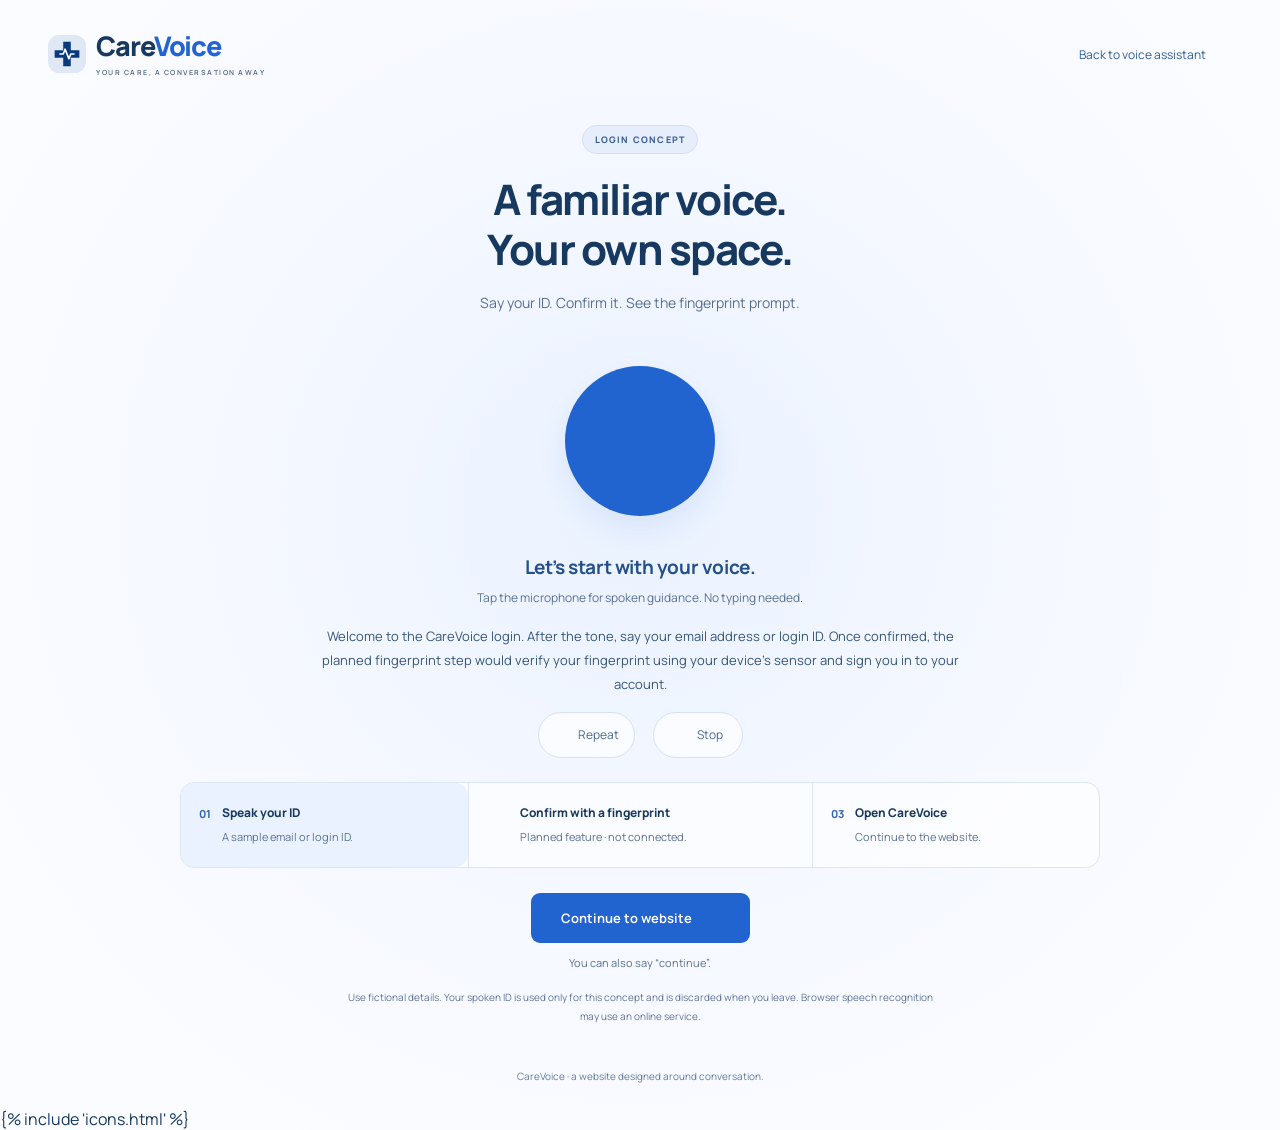
<file: templates/login.html>
<!doctype html><html lang="en"><head>
<meta charset="utf-8"><meta name="viewport" content="width=device-width, initial-scale=1">
<title>Voice login concept — CareVoice</title>
<link rel="icon" href="/static/mark.svg"><link rel="stylesheet" href="/static/styles.css"><link rel="stylesheet" href="/static/voice-home.css"><link rel="stylesheet" href="/static/login-concept.css">
<script defer src="/static/conversation.js"></script><script defer src="/static/voice-playback.js"></script><script defer src="/static/listening-cue.js"></script><script defer src="/static/login-flow.js"></script><script defer src="/static/login-concept.js"></script>
</head><body class="voice-home login-concept">
<a class="skip-link" href="#login-microphone">Go to the login microphone</a>
<header class="voice-header"><a class="brand" href="/" aria-label="CareVoice home"><img src="/static/mark.svg" alt="" width="38" height="38"><span>Care<span class="brand-accent">Voice</span><small>YOUR CARE, A CONVERSATION AWAY</small></span></a><a class="login-back" href="/">Back to voice assistant <svg aria-hidden="true"><use href="#i-arrow"/></svg></a></header>
<main class="login-main" id="login-main">
  <div class="login-heading"><span class="concept-label">LOGIN CONCEPT</span><h1>A familiar voice.<br>Your own space.</h1><p>Say your ID. Confirm it. See the fingerprint prompt.</p></div>
  <section id="login-stage" class="voice-stage login-voice-card" aria-labelledby="login-status">
    <div class="microphone-position"><div class="voice-ripples" aria-hidden="true"><span class="voice-ripple"></span><span class="voice-ripple"></span><span class="voice-ripple"></span><span class="voice-ripple"></span><span class="voice-ripple"></span></div><button id="login-microphone" type="button" class="central-microphone" aria-label="Start voice login concept. Hear guidance, then say a sample email or login ID." aria-pressed="false" aria-describedby="login-hint"><svg aria-hidden="true"><use href="#i-mic"/></svg></button></div>
    <h2 id="login-status" role="status">Let’s start with your voice.</h2><p id="login-hint">Tap the microphone for spoken guidance. No typing needed.</p>
    <p id="login-prompt" class="login-prompt" aria-live="polite">Welcome to the CareVoice login. After the tone, say your email address or login ID. Once confirmed, the planned fingerprint step would verify your fingerprint using your device’s sensor and sign you in to your account.</p>
    <div class="voice-utility"><button type="button" id="login-repeat" class="voice-small-control"><svg aria-hidden="true"><use href="#i-repeat"/></svg>Repeat</button><button type="button" id="login-stop" class="voice-small-control"><svg aria-hidden="true"><use href="#i-stop"/></svg>Stop</button></div>
  </section>
  <ol class="login-steps" aria-label="Proposed login journey">
    <li id="login-id-step" aria-current="step"><span class="login-step-number">01</span><div><h2>Speak your ID</h2><p id="login-id-copy">A sample email or login ID.</p></div></li>
    <li id="login-fingerprint-step"><span class="login-step-number"><svg aria-hidden="true"><use href="#i-fingerprint"/></svg></span><div><h2>Confirm with a fingerprint</h2><p>Planned feature · not connected.</p></div></li>
    <li><span class="login-step-number">03</span><div><h2>Open CareVoice</h2><p>Continue to the website.</p></div></li>
  </ol>
  <section id="fingerprint-concept" class="fingerprint-concept" aria-labelledby="fingerprint-title" hidden><svg aria-hidden="true"><use href="#i-fingerprint"/></svg><div><h2 id="fingerprint-title">Fingerprint verification</h2><p>Proposed verification with your device’s fingerprint sensor. Not connected yet.</p></div></section>
  <div class="guest-access"><button id="guest-continue" class="button button-primary" type="button">Continue to website <svg aria-hidden="true"><use href="#i-arrow"/></svg></button><p>You can also say “continue”.</p></div>
  <p class="login-privacy">Use fictional details. Your spoken ID is used only for this concept and is discarded when you leave. Browser speech recognition may use an online service.</p>
  <noscript><p class="login-error">Voice login needs JavaScript. <a href="/">Return to the website.</a></p></noscript>
  <p id="login-error" class="login-error" role="alert" hidden></p>
</main><footer class="login-footer">CareVoice · a website designed around conversation.</footer>
{% include 'icons.html' %}</body></html>
</file>
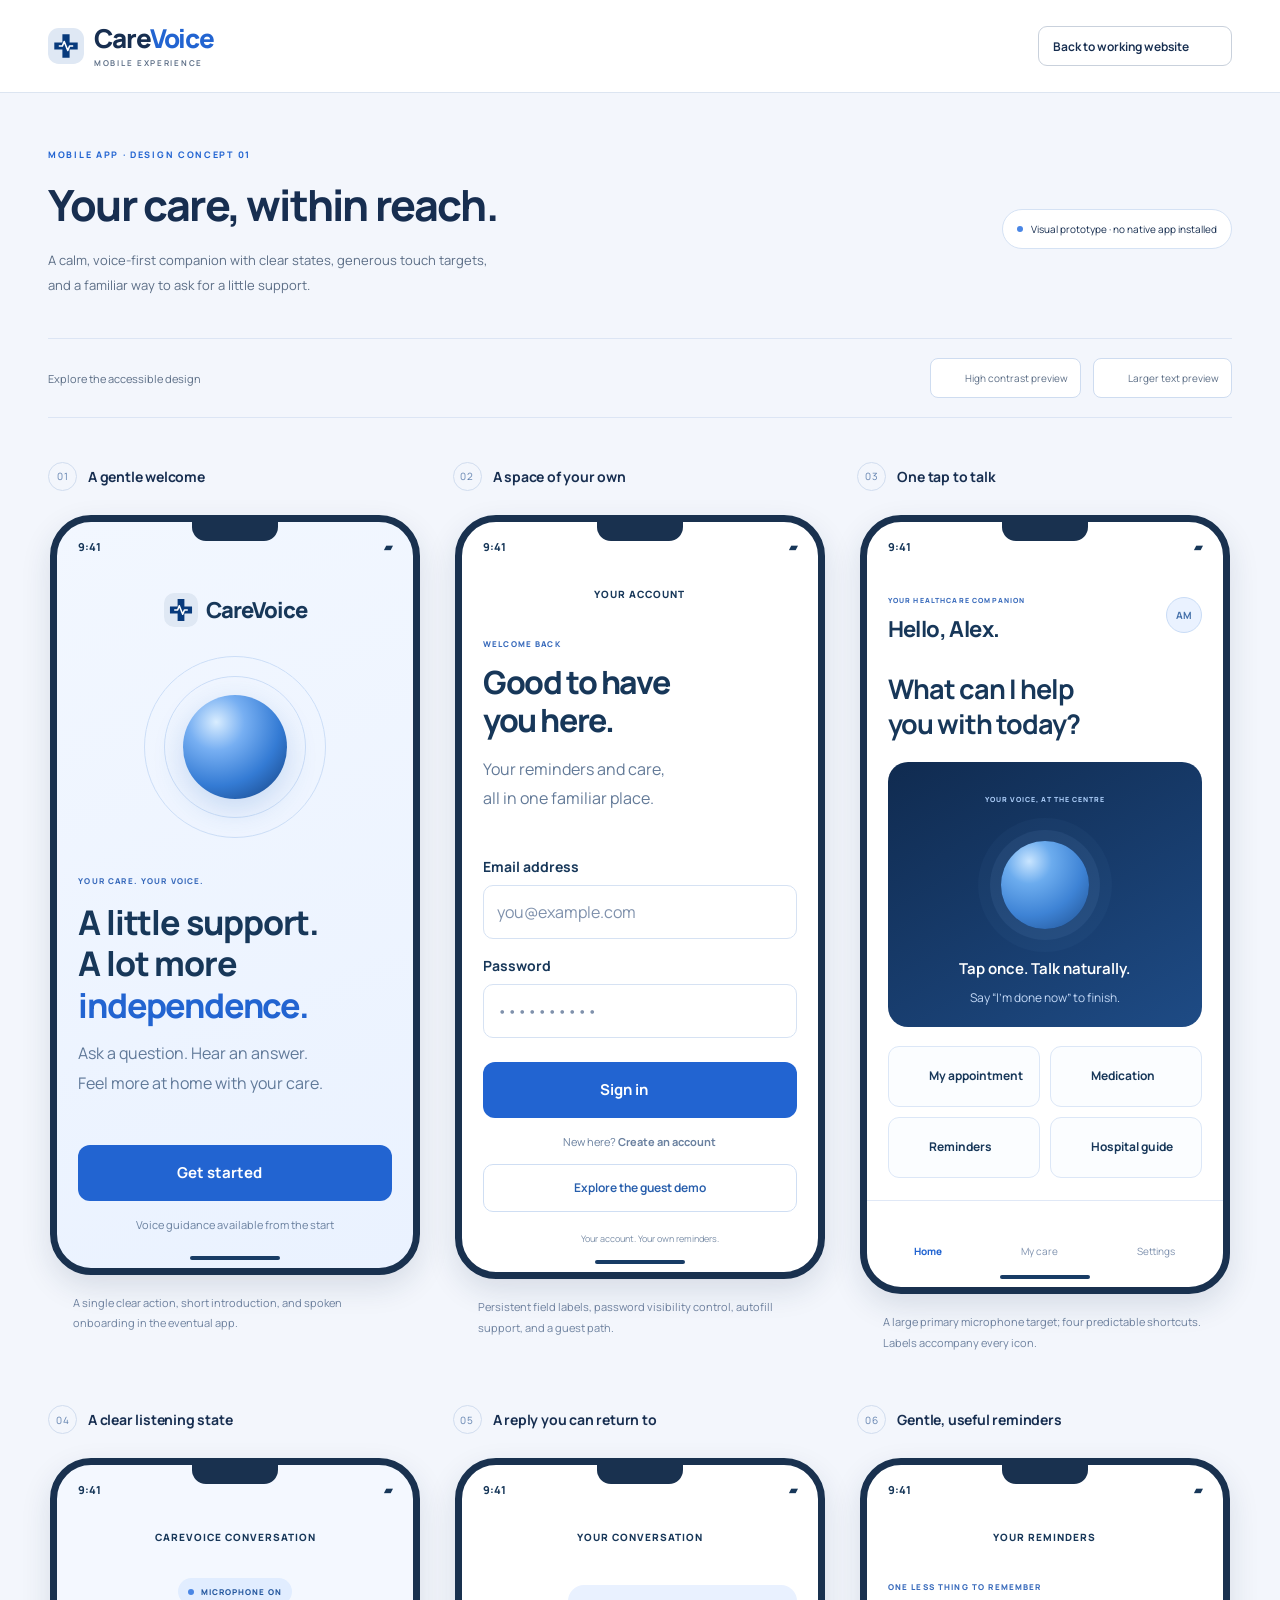
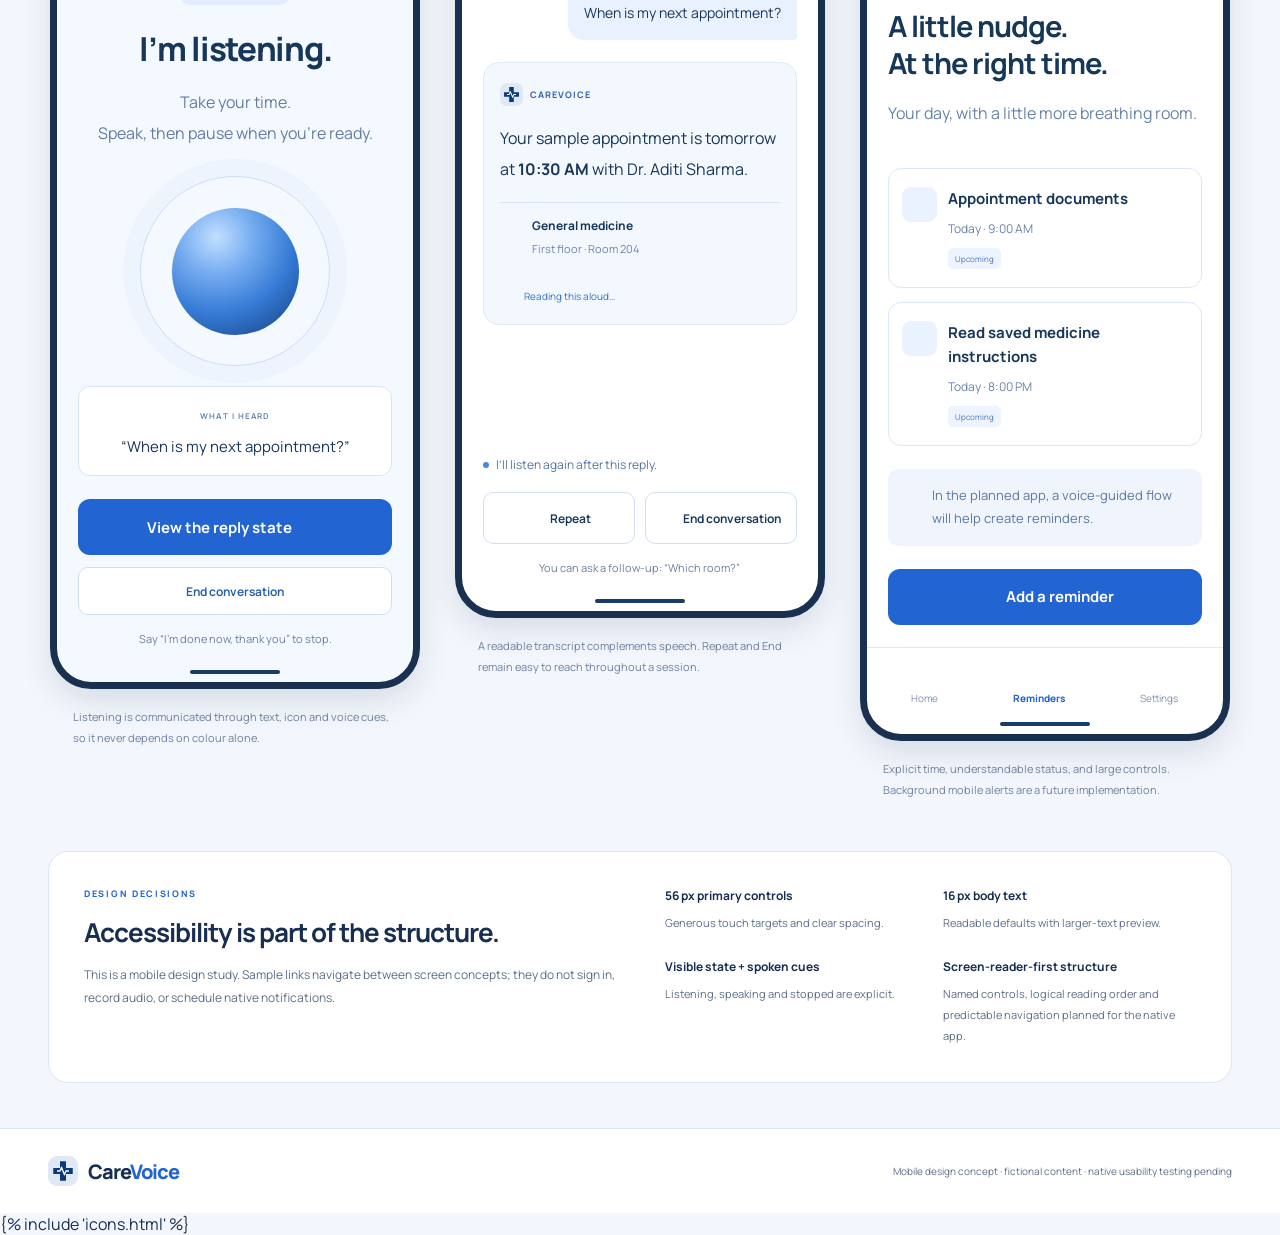
<file: templates/mobile-design.html>
<!doctype html><html lang="en"><head><meta charset="utf-8"><meta name="viewport" content="width=device-width, initial-scale=1"><title>CareVoice — Accessible mobile app design</title><link rel="icon" href="/static/mark.svg"><link rel="stylesheet" href="/static/styles.css"><link rel="stylesheet" href="/static/mobile-design.css"><script defer src="/static/mobile-design.js"></script></head><body class="design-body">
<header class="site-header"><div class="container header-inner"><a class="brand" href="/"><img src="/static/mark.svg" alt="" width="36" height="36"><span>Care<span class="brand-accent">Voice</span><small>MOBILE EXPERIENCE</small></span></a><a class="button button-outline button-small" href="/">Back to working website<svg><use href="#i-arrow"/></svg></a></div></header>
<main class="container design-main"><div class="design-intro"><div><span class="eyebrow">MOBILE APP · DESIGN CONCEPT 01</span><h1>Your care, within reach.</h1><p>A calm, voice-first companion with clear states, generous touch targets,<br>and a familiar way to ask for a little support.</p></div><span class="concept-label"><span class="status-dot"></span>Visual prototype · no native app installed</span></div>
<div class="design-toolbar"><span>Explore the accessible design</span><div><button id="design-contrast" aria-pressed="false"><svg><use href="#i-contrast"/></svg>High contrast preview</button><button id="design-size" aria-pressed="false"><svg><use href="#i-sliders"/></svg>Larger text preview</button></div></div>
<div class="phone-grid">
<section class="screen-concept"><div class="screen-caption"><span>01</span><h2>A gentle welcome</h2></div><article class="phone phone-welcome" aria-label="Mobile welcome screen design"><div class="phone-status"><span>9:41</span><span aria-label="Battery full">▰</span></div><div class="mobile-brand"><img src="/static/mark.svg" alt="" width="34" height="34">CareVoice</div><div class="mobile-orbit" aria-hidden="true"><span class="mobile-orb"><svg><use href="#i-mic"/></svg></span></div><div class="welcome-phone-copy"><span class="mobile-eyebrow">YOUR CARE. YOUR VOICE.</span><h3>A little support.<br>A lot more<br><em>independence.</em></h3><p>Ask a question. Hear an answer.<br>Feel more at home with your care.</p></div><a class="mobile-primary" href="#screen-home">Get started<svg><use href="#i-arrow"/></svg></a><p class="mobile-note">Voice guidance available from the start</p><div class="home-indicator"></div></article><p class="screen-note">A single clear action, short introduction, and spoken onboarding in the eventual app.</p></section>
<section class="screen-concept"><div class="screen-caption"><span>02</span><h2>A space of your own</h2></div><article class="phone" aria-label="Mobile sign-in screen design"><div class="phone-status"><span>9:41</span><span>▰</span></div><div class="mobile-topline"><svg><use href="#i-arrow"/></svg><span>YOUR ACCOUNT</span><svg><use href="#i-volume"/></svg></div><div class="mobile-login-copy"><span class="mobile-eyebrow">WELCOME BACK</span><h3>Good to have<br>you here.</h3><p>Your reminders and care,<br>all in one familiar place.</p></div><div class="mobile-form-preview"><span class="mock-label">Email address</span><div class="mock-input">you@example.com</div><span class="mock-label">Password</span><div class="mock-input">••••••••••<svg><use href="#i-eye"/></svg></div><a href="#screen-home" class="mobile-primary">Sign in<svg><use href="#i-arrow"/></svg></a><p class="mobile-note">New here? <strong>Create an account</strong></p><a href="#screen-home" class="mobile-secondary">Explore the guest demo</a></div><div class="phone-bottom-note"><svg><use href="#i-shield"/></svg>Your account. Your own reminders.</div><div class="home-indicator"></div></article><p class="screen-note">Persistent field labels, password visibility control, autofill support, and a guest path.</p></section>
<section class="screen-concept" id="screen-home"><div class="screen-caption"><span>03</span><h2>One tap to talk</h2></div><article class="phone" aria-label="Mobile home screen design"><div class="phone-status"><span>9:41</span><span>▰</span></div><div class="mobile-home-header"><div><span class="mobile-eyebrow">YOUR HEALTHCARE COMPANION</span><strong>Hello, Alex.</strong></div><span class="mobile-avatar">AM</span></div><h3 class="mobile-home-title">What can I help<br>you with today?</h3><div class="mobile-voice-card"><span class="mobile-eyebrow">YOUR VOICE, AT THE CENTRE</span><a class="mobile-mic" href="#screen-listening" aria-label="View listening screen design"><svg><use href="#i-mic"/></svg></a><strong>Tap once. Talk naturally.</strong><p>Say “I’m done now” to finish.</p></div><div class="mobile-service-grid"><div><svg><use href="#i-calendar"/></svg><strong>My appointment</strong></div><div><svg><use href="#i-pill"/></svg><strong>Medication</strong></div><a href="#screen-reminders"><svg><use href="#i-bell"/></svg><strong>Reminders</strong></a><div><svg><use href="#i-building"/></svg><strong>Hospital guide</strong></div></div><div class="mobile-bottom-nav"><span class="selected"><svg><use href="#i-heart"/></svg>Home</span><span><svg><use href="#i-message"/></svg>My care</span><span><svg><use href="#i-sliders"/></svg>Settings</span></div><div class="home-indicator"></div></article><p class="screen-note">A large primary microphone target; four predictable shortcuts. Labels accompany every icon.</p></section>
<section class="screen-concept" id="screen-listening"><div class="screen-caption"><span>04</span><h2>A clear listening state</h2></div><article class="phone phone-listening" aria-label="Mobile listening screen design"><div class="phone-status"><span>9:41</span><span>▰</span></div><div class="mobile-topline"><svg><use href="#i-arrow"/></svg><span>CAREVOICE CONVERSATION</span><svg><use href="#i-volume"/></svg></div><div class="mobile-listening-heading"><span class="listening-pill"><span class="status-dot"></span>MICROPHONE ON</span><h3>I’m listening.</h3><p>Take your time.<br>Speak, then pause when you’re ready.</p></div><div class="listening-orb" aria-hidden="true"><div></div><span><svg><use href="#i-mic"/></svg></span></div><div class="mobile-heard"><span>WHAT I HEARD</span><p>“When is my next appointment?”</p></div><a href="#screen-reply" class="mobile-primary">View the reply state<svg><use href="#i-arrow"/></svg></a><a href="#screen-home" class="mobile-secondary">End conversation</a><p class="mobile-note">Say “I’m done now, thank you” to stop.</p><div class="home-indicator"></div></article><p class="screen-note">Listening is communicated through text, icon and voice cues, so it never depends on colour alone.</p></section>
<section class="screen-concept" id="screen-reply"><div class="screen-caption"><span>05</span><h2>A reply you can return to</h2></div><article class="phone" aria-label="Mobile conversation screen design"><div class="phone-status"><span>9:41</span><span>▰</span></div><div class="mobile-topline"><svg><use href="#i-arrow"/></svg><span>YOUR CONVERSATION</span><svg><use href="#i-volume"/></svg></div><div class="mobile-conversation"><p class="mock-user-message">When is my next appointment?</p><div class="mock-assistant-message"><span><img src="/static/mark.svg" alt="" width="23" height="23">CAREVOICE</span><p>Your sample appointment is tomorrow at <strong>10:30 AM</strong> with Dr. Aditi Sharma.</p><div class="mobile-appointment"><svg><use href="#i-calendar"/></svg><div><strong>General medicine</strong><small>First floor · Room 204</small></div></div><div class="mobile-speaking"><svg><use href="#i-volume"/></svg>Reading this aloud…</div></div></div><div class="mobile-turn-note"><span class="status-dot"></span>I’ll listen again after this reply.</div><div class="mobile-reply-actions"><a href="#screen-listening"><svg><use href="#i-repeat"/></svg>Repeat</a><a href="#screen-home"><svg><use href="#i-stop"/></svg>End conversation</a></div><p class="mobile-note">You can ask a follow-up: “Which room?”</p><div class="home-indicator"></div></article><p class="screen-note">A readable transcript complements speech. Repeat and End remain easy to reach throughout a session.</p></section>
<section class="screen-concept" id="screen-reminders"><div class="screen-caption"><span>06</span><h2>Gentle, useful reminders</h2></div><article class="phone" aria-label="Mobile reminders screen design"><div class="phone-status"><span>9:41</span><span>▰</span></div><div class="mobile-topline"><svg><use href="#i-arrow"/></svg><span>YOUR REMINDERS</span><svg><use href="#i-bell"/></svg></div><div class="mobile-reminders-title"><span class="mobile-eyebrow">ONE LESS THING TO REMEMBER</span><h3>A little nudge.<br>At the right time.</h3><p>Your day, with a little more breathing room.</p></div><div class="mobile-reminder-list"><div><span class="mobile-reminder-icon"><svg><use href="#i-clipboard"/></svg></span><div><strong>Appointment documents</strong><small>Today · 9:00 AM</small><span class="reminder-state">Upcoming</span></div></div><div><span class="mobile-reminder-icon"><svg><use href="#i-pill"/></svg></span><div><strong>Read saved medicine instructions</strong><small>Today · 8:00 PM</small><span class="reminder-state">Upcoming</span></div></div></div><div class="mobile-design-info"><svg><use href="#i-volume"/></svg><p>In the planned app, a voice-guided flow will help create reminders.</p></div><a href="#screen-listening" class="mobile-primary"><svg><use href="#i-plus"/></svg>Add a reminder</a><div class="mobile-bottom-nav"><span><svg><use href="#i-heart"/></svg>Home</span><span class="selected"><svg><use href="#i-bell"/></svg>Reminders</span><span><svg><use href="#i-sliders"/></svg>Settings</span></div><div class="home-indicator"></div></article><p class="screen-note">Explicit time, understandable status, and large controls. Background mobile alerts are a future implementation.</p></section>
</div>
<section class="design-specs"><div><span class="eyebrow">DESIGN DECISIONS</span><h2>Accessibility is part of the structure.</h2><p>This is a mobile design study. Sample links navigate between screen concepts; they do not sign in, record audio, or schedule native notifications.</p></div><ul><li><strong>56 px primary controls</strong><span>Generous touch targets and clear spacing.</span></li><li><strong>16 px body text</strong><span>Readable defaults with larger-text preview.</span></li><li><strong>Visible state + spoken cues</strong><span>Listening, speaking and stopped are explicit.</span></li><li><strong>Screen-reader-first structure</strong><span>Named controls, logical reading order and predictable navigation planned for the native app.</span></li></ul></section></main><footer class="site-footer"><div class="container footer-inner"><a class="brand" href="/"><img src="/static/mark.svg" alt="" width="30" height="30"><span>Care<span class="brand-accent">Voice</span></span></a><p>Mobile design concept · fictional content · native usability testing pending</p></div></footer>{% include 'icons.html' %}</body></html>
</file>
<file: static/styles.css>
@import url('/static/fonts.css');
:root{--green:#083877;--green-dark:#062c5d;--mint:#e7eef6;--ink:#132339;--muted:#606a76;--line:#dfe4ea;--paper:#f9fafc;--navy:#102f3e;--radius:20px;font-family:Manrope,'Segoe UI',Arial,sans-serif;color:var(--ink);background:var(--paper);font-size:16px;scroll-behavior:smooth;scroll-padding-top:100px}
*{box-sizing:border-box}body{margin:0}button,input,select{font:inherit}button,a,input,select{touch-action:manipulation}button,a{-webkit-tap-highlight-color:transparent}button{cursor:pointer}a{color:inherit;text-decoration:none}button{color:inherit}button:disabled{cursor:wait;opacity:.65}svg{width:22px;height:22px;fill:none;stroke:currentColor;stroke-width:1.7;stroke-linecap:round;stroke-linejoin:round;flex-shrink:0}img{max-width:100%}button:focus-visible,a:focus-visible,input:focus-visible,select:focus-visible{outline:3px solid #cc8b22;outline-offset:4px}.container{max-width:1240px;width:calc(100% - 96px);margin:0 auto}.sr-only{position:absolute;width:1px;height:1px;margin:-1px;overflow:hidden;clip:rect(0,0,0,0);white-space:nowrap}.skip-link{position:fixed;left:16px;top:-100px;background:#fff;padding:15px;z-index:100}.skip-link:focus{top:10px}.icon-library{display:none}[hidden]{display:none!important}
.site-header{background:#fff;border-bottom:1px solid var(--line)}.header-inner{display:flex;align-items:center;justify-content:space-between;gap:20px;min-height:92px}.brand{display:flex;align-items:center;gap:10px;font-size:26px;font-weight:750;letter-spacing:-1px;line-height:1.05}.brand-accent{color:var(--green)}.brand small{display:block;font-size:8px;font-weight:650;letter-spacing:2px;margin-top:7px;color:var(--muted)}nav{display:flex;align-items:center;gap:32px}.nav-link{font-size:13px;font-weight:600;color:var(--muted);position:relative;padding:35px 0}.nav-link.active{color:var(--green)}.nav-link.active:after{content:'';position:absolute;bottom:18px;left:0;width:20px;height:2px;background:var(--green)}.header-actions{display:flex;align-items:center;gap:16px}.icon-button{border:0;background:transparent;display:inline-flex;align-items:center;justify-content:center;width:42px;height:42px;border-radius:50%;font-size:25px}.icon-button:hover{background:var(--mint)}.avatar{width:36px;height:36px;border:1px solid #d6dde7;border-radius:50%;display:grid;place-items:center;font-size:11px;font-weight:700;background:#e6ecf4;color:#4b5868}.button{display:inline-flex;align-items:center;justify-content:center;gap:10px;padding:14px 22px;border-radius:9px;font-weight:650;font-size:13px;border:1px solid transparent;min-height:48px;transition:background .15s,transform .15s}.button:hover{transform:translateY(-1px)}.button svg{width:18px;height:18px}.button-primary{color:#fff;background:var(--green)}.button-primary:hover{background:var(--green-dark)}.button-outline{background:#fff;border-color:#c9d1dc}.button-small{padding:10px 14px;min-height:40px;font-size:12px}.welcome-row{display:flex;justify-content:space-between;align-items:center;padding:22px 0;color:var(--muted);font-size:11px}.welcome-row p{display:flex;align-items:center;gap:8px;margin:0}.status-dot{display:inline-block;width:6px;height:6px;background:#2b65b2;border-radius:50%;flex-shrink:0}.demo-tag{display:flex;align-items:center;gap:6px;font-size:10px}.demo-tag svg{width:13px;height:13px}.hero{position:relative;display:grid;grid-template-columns:1.05fr 1fr;background:linear-gradient(110deg,#ecf1f8 25%,#e2eaf4 75%,#eef3f9);border:1px solid #e3e8ef;border-radius:22px;min-height:400px;overflow:hidden}.hero-copy{padding:46px 0 42px 44px;z-index:1}.eyebrow{font-size:9px;letter-spacing:1.7px;font-weight:750;color:var(--green);display:block}.hero .eyebrow{font-size:9px;letter-spacing:1.5px}.hero h1{font-size:clamp(34px,3.5vw,48px);font-weight:700;letter-spacing:-1.9px;line-height:1.13;margin:17px 0}.hero h1 span{color:var(--green)}.hero-copy>p{font-size:12px;line-height:1.85;color:#5a6776;margin-bottom:23px}.hero .button{padding:12px 18px;min-height:44px}.hero .arrow{margin-left:22px}.hero-note{display:block;font-size:9px;color:#59687b;margin-top:14px}.hero-art{position:relative;min-height:400px}.doctor-art{position:absolute;bottom:-5px;right:7%;width:95%;height:95%;object-fit:contain;object-position:bottom}.hero-circle{position:absolute;pointer-events:none;border:1px solid #ced9e8;border-radius:50%;width:430px;height:430px;top:20px;left:10px}.circle-two{width:510px;height:510px;left:-32px;top:-20px;border-color:#dbe4ef}.art-plus{color:#839dbf;position:absolute;font-size:25px;font-weight:300}.plus-one{left:10%;top:29%}.plus-two{right:7%;top:16%}.floating-card{display:flex;align-items:center;gap:10px;position:absolute;background:rgba(255,255,255,.96);box-shadow:0 8px 25px #35486110;border:1px solid #fff;border-radius:11px;padding:13px 15px;font-size:11px;font-weight:650}.floating-card small{display:block;color:var(--muted);font-size:9px;font-weight:400;margin-top:4px}.floating-top{top:51px;right:14px;transform:rotate(3deg)}.floating-bottom{bottom:35px;left:10px;transform:rotate(-3deg);padding-right:21px}.mini-icon{display:grid;place-items:center;color:var(--green);background:#e7eef7;width:32px;height:32px;border-radius:8px}.mini-icon svg{width:20px;height:20px}.wave-mini{display:flex;align-items:center;gap:3px;width:34px;height:34px}.wave-mini i{width:3px;height:12px;border-radius:4px;background:var(--green)}.wave-mini i:nth-child(2n){height:23px}.wave-mini i:nth-child(3n){height:32px}.tiny-dot{background:#1452a2;width:6px;height:6px;border-radius:50%;margin-left:8px}.dashboard-grid{display:grid;grid-template-columns:minmax(0,1.95fr) minmax(270px,1fr);gap:22px;margin-top:26px;align-items:start}.assistant-card{background:var(--navy);border:1px solid #173f4d;border-radius:var(--radius);padding:25px 28px 16px;color:#fff;scroll-margin-top:25px}.section-top{display:flex;align-items:center;justify-content:space-between;gap:10px}.dark-kicker{display:flex;align-items:center;gap:7px;font-size:9px;color:#b5c5da;font-weight:650;letter-spacing:1.5px}.voice-switch{display:flex;align-items:center;gap:7px;border:1px solid #3d6169;background:transparent;border-radius:20px;color:#c1cbd9;font-size:10px;padding:7px 9px;min-height:34px}.voice-switch svg{width:13px;height:13px}.voice-switch[aria-pressed=true]{color:#bdd5f4;border-color:#4e6c93;background:#19304d}.assistant-main{display:grid;grid-template-columns:1.7fr 1fr;min-height:210px;align-items:center}.assistant-intro h2{font-size:25px;font-weight:600;letter-spacing:-.8px;margin:24px 0 8px}.assistant-intro>p{font-size:11px;color:#b2bcca;line-height:1.7;margin:0 0 22px}.listen-button{display:inline-flex;align-items:center;gap:9px;background:#b9d0ef;color:#0f2541;border:0;padding:12px 17px;border-radius:8px;font-size:12px;font-weight:700;min-height:45px}.listen-button:hover{background:#d5e4f7}.listen-button svg{width:17px;height:17px}.assistant-intro .listen-hint{font-size:10px;color:#bcc6d3;margin:11px 0 10px;max-width:330px;min-height:34px}.orb-area{position:relative;display:grid;place-items:center;height:180px}.orb{width:108px;height:108px;border:1px solid #98b7df70;border-radius:50%;background:radial-gradient(circle at 35% 28%,#c3d9f5 0,#608ac0 23%,#1e4d8a 55%,#123d43 90%);box-shadow:0 0 35px #4c7fc236,inset -10px -14px 16px #123c4670;display:grid;place-items:center}.orb svg{width:39px;height:39px;color:#eef5fe;stroke-width:1.3}.orb-ring{position:absolute;border:1px solid #6d8eb928;border-radius:50%}.ring-inner{width:145px;height:145px}.ring-outer{width:177px;height:177px}.orb-star{position:absolute;color:#95b3da;font-size:19px}.star-one{top:28px;right:11px}.star-two{bottom:15px;left:10px}.listening .orb{animation:breathe 1.4s ease-in-out infinite}.listening .ring-outer{animation:breathe 1.4s ease-in-out infinite}.suggestions{display:flex;gap:8px;margin:4px 0 15px;flex-wrap:wrap}.suggestions button{display:flex;align-items:center;gap:8px;border:1px solid #365663;border-radius:6px;background:transparent;color:#cfd6e0;font-size:9px;padding:9px 10px;min-height:36px}.suggestions button:hover{background:#244956}.suggestions svg{width:11px;height:11px}.question-form{display:flex;align-items:center;background:#fff;border-radius:8px;padding:5px 5px 5px 12px;gap:10px}.question-form>svg{color:#747e8b;width:16px;height:16px}.question-form input{flex:1;min-width:0;border:0;background:transparent;color:var(--ink);font-size:12px;padding:9px 0;outline-offset:0}.question-form button{background:var(--green);color:#fff;border:0;display:grid;place-items:center;width:36px;height:36px;border-radius:6px}.question-form button svg{width:17px;height:17px}.conversation{border-top:1px solid #36535e;margin-top:19px;padding-top:17px}.response-label{font-size:8px;letter-spacing:1.3px;font-weight:700;color:#97b5db}.conversation p{font-size:12px;line-height:1.85;color:#dfe5ec;margin:8px 0;overflow-wrap:anywhere}.conversation .transcript{font-size:10px;color:#a6b3c5}.assistant-footer{display:flex;justify-content:space-between;gap:10px;align-items:center;border-top:1px solid #36535e;margin-top:18px;padding-top:12px;font-size:8px;color:#aebaca}.assistant-footer>div{display:flex;gap:12px}.assistant-footer button{display:flex;align-items:center;gap:5px;padding:6px 0;border:0;background:none;color:#ced6e0;font-size:10px;min-height:32px}.assistant-footer button svg{width:12px;height:12px}.card{background:#fff;border:1px solid var(--line);border-radius:var(--radius);padding:25px}.appointment-card .card-heading{display:flex;align-items:center;justify-content:space-between}.soft-icon{display:inline-flex;align-items:center;justify-content:center;width:39px;height:39px;border-radius:10px;background:var(--mint);color:var(--green);flex-shrink:0}.soft-icon svg{width:21px;height:21px}.appointment-card .soft-icon{width:32px;height:32px}.appointment-card .soft-icon svg{width:18px;height:18px}.appointment-card h2{font-size:23px;letter-spacing:-.7px;line-height:1.35;margin:12px 0 23px;font-weight:600}.appointment-date{display:flex;align-items:center;gap:13px}.date-tile{display:flex;flex-direction:column;align-items:center;justify-content:center;border-radius:10px;background:#ecf1f7;width:55px;height:66px;color:var(--green)}.date-tile span{font-size:9px;letter-spacing:1px;font-weight:700}.date-tile strong{font-size:27px;font-weight:600;line-height:1.2}.appointment-date>div:last-child strong{display:block;font-size:13px;font-weight:650}.appointment-date>div:last-child span{display:block;font-size:11px;margin-top:6px;color:var(--muted)}.doctor-row{display:flex;align-items:center;gap:11px;margin-top:22px;padding-top:18px;border-top:1px solid var(--line)}.doctor-avatar{display:grid;place-items:center;width:35px;height:35px;background:#efe9db;border-radius:50%;color:#7a7a61}.doctor-avatar svg{width:19px;height:19px}.doctor-row strong{display:block;font-size:12px;font-weight:650}.doctor-row div>span{display:block;font-size:10px;color:var(--muted);margin-top:4px}.location-line{display:flex;align-items:center;gap:7px;font-size:10px;color:var(--muted);margin:15px 0 16px}.location-line svg{width:13px;height:13px}.text-button{display:flex;align-items:center;justify-content:space-between;gap:8px;border:0;background:transparent;color:var(--green);font-size:11px;font-weight:650;padding:10px 0;width:100%;min-height:38px}.text-button svg{width:15px;height:15px}.appointment-card .text-button{border-top:1px solid var(--line);padding-top:14px}.reassurance{margin-top:15px;background:#e8eef6;padding:17px;border-radius:14px;display:flex;align-items:flex-start;gap:11px}.reassurance .soft-icon{width:31px;height:31px;background:#fff}.reassurance .soft-icon svg{width:18px;height:18px}.reassurance strong{font-size:11px;font-weight:650}.reassurance p{font-size:10px;color:var(--muted);line-height:1.6;margin:6px 0}.reassurance button{display:flex;align-items:center;gap:6px;font-size:10px;font-weight:650;color:var(--green);border:0;background:none;padding:5px 0;min-height:32px}.reassurance button svg{width:12px;height:12px}.quick-section{margin-top:43px}.section-heading{display:flex;align-items:center;justify-content:space-between;gap:15px}.section-heading h2{font-weight:600;font-size:25px;letter-spacing:-.7px;margin:9px 0 0}.section-heading>p{font-size:11px;color:var(--muted)}.quick-grid{display:grid;grid-template-columns:repeat(4,1fr);gap:15px;margin-top:23px}.quick-card{display:flex;flex-direction:column;align-items:flex-start;text-align:left;position:relative;border:1px solid var(--line);background:#fff;border-radius:14px;padding:21px;transition:border-color .15s,transform .15s}.quick-card:hover{border-color:#8098b8;transform:translateY(-3px)}.quick-card strong{font-size:13px;font-weight:650;margin-top:17px}.quick-card>span:not(.soft-icon){font-size:10px;color:var(--muted);margin-top:8px;line-height:1.5}.quick-arrow{position:absolute;top:25px;right:19px;width:15px;height:15px;color:#61748e}.lower-grid{display:grid;grid-template-columns:1fr 1fr;gap:22px;margin-top:27px;align-items:stretch}.lower-grid .card{padding:27px}.lower-grid h2{font-size:23px}.section-description{font-size:11px;line-height:1.85;color:var(--muted);margin:15px 0 17px}.empty-state{border:1px dashed #d8dee6;background:#f7f9fb;border-radius:9px;padding:17px;font-size:11px;line-height:1.7;color:var(--muted);margin:0 0 18px}.reminder-list{max-height:270px;overflow:auto;margin-bottom:18px}.reminder-item{display:flex;align-items:center;justify-content:space-between;gap:10px;padding:11px 0;border-bottom:1px solid var(--line)}.reminder-item strong{display:block;font-size:12px;font-weight:600;overflow-wrap:anywhere}.reminder-item small{display:block;font-size:10px;color:var(--muted);margin-top:5px}.reminder-item.due strong{color:#965921}.reminder-item.done{opacity:.65}.reminder-controls{display:flex;gap:4px}.reminder-controls button{border:1px solid var(--line);border-radius:6px;background:white;font-size:10px;padding:7px;min-height:34px}.reminder-card label,dialog label{font-size:11px;font-weight:600;display:block;margin:13px 0 8px}.reminder-card input,dialog select{min-height:42px;width:100%;border:1px solid #d5dbe3;padding:10px 12px;border-radius:7px;font-size:11px;background:#fff;color:var(--ink)}.reminder-input-row{display:flex;gap:10px}.reminder-input-row input{min-width:0}.reminder-input-row .button{min-height:42px;padding:10px 16px}.demo-reminder{margin-top:10px;font-size:10px;justify-content:flex-start}.demo-reminder>svg:last-child{margin-left:auto}.form-status{font-size:11px;line-height:1.5;margin:7px 0 0;color:var(--green);min-height:17px}.form-status.error{color:#a0392c}.department-list{display:grid;grid-template-columns:1fr 1fr;gap:12px;margin-top:22px}.department-button{display:flex;align-items:flex-start;gap:10px;text-align:left;padding:17px 12px;border:1px solid var(--line);background:#fff;border-radius:10px;min-height:93px}.department-button:hover{background:#f2f5f9}.department-button>svg{color:var(--green);width:21px;height:21px;margin-top:2px}.department-button strong{display:block;font-size:11px;font-weight:650}.department-button span{display:block;font-size:9px;line-height:1.6;color:var(--muted);margin-top:6px}.hospital-note{display:flex;align-items:center;gap:10px;background:#f1f4f7;padding:13px;margin-top:22px;border-radius:9px;color:var(--muted)}.hospital-note svg{width:17px;height:17px}.hospital-note p{font-size:10px;line-height:1.7;margin:0}.care-banner{display:flex;align-items:center;gap:19px;margin:30px 0 39px;padding:29px 32px;background:linear-gradient(110deg,#dee6f0,#e5ecf6);border-radius:16px}.banner-icon{display:grid;place-items:center;background:#ffffffa0;border:1px solid #fff;border-radius:50%;width:51px;height:51px;color:var(--green);flex-shrink:0}.banner-icon svg{width:27px;height:27px}.care-banner h2{font-size:19px;font-weight:600;letter-spacing:-.4px;margin:0}.care-banner p{font-size:11px;color:var(--muted);margin:9px 0 0}.banner-button{margin-left:auto;flex-shrink:0;background:#fff;border-color:#d1d9e4;font-size:11px;padding:11px 15px;min-height:40px}.site-footer{border-top:1px solid var(--line);background:#fff;padding:24px 0}.footer-inner{display:flex;align-items:center;justify-content:space-between;gap:20px}.site-footer .brand{font-size:20px}.site-footer p{font-size:10px;color:var(--muted);line-height:1.6}.site-footer .footer-inner>a:last-child{display:flex;align-items:center;gap:8px;font-size:10px;color:var(--green)}.site-footer svg{width:13px;height:13px}dialog{border:1px solid var(--line);border-radius:20px;padding:30px;max-width:470px;width:calc(100% - 32px);color:var(--ink);box-shadow:0 20px 100px #102f3e33}dialog::backdrop{background:#102f3e77;backdrop-filter:blur(3px)}.dialog-heading{display:flex;align-items:center;justify-content:space-between;gap:10px}.dialog-heading h2{font-size:23px;margin:9px 0 20px;letter-spacing:-.5px}.dialog-heading .eyebrow{font-size:8px}.settings-note{font-size:11px;line-height:1.75;color:var(--muted)}dialog input[type=range]{width:100%;accent-color:var(--green)}dialog output{float:right;font-weight:400}.checkbox-label{display:flex!important;align-items:center;gap:10px;min-height:36px}.checkbox-label input{accent-color:var(--green);width:18px;height:18px}.toast{position:fixed;bottom:24px;left:50%;transform:translateX(-50%);background:#122742;color:#fff;border:1px solid #4e6686;border-radius:10px;padding:14px 22px;font-size:12px;z-index:30;box-shadow:0 5px 25px #102f3e22;max-width:90%;line-height:1.7}.due-alert{position:fixed;bottom:24px;right:24px;display:flex;align-items:center;gap:14px;background:#fff5df;color:#5d4020;border:1px solid #d5b574;border-radius:14px;padding:20px;max-width:440px;box-shadow:0 10px 50px #15213126;z-index:40}.due-alert strong{font-size:13px}.due-alert p{font-size:12px;line-height:1.6;margin:6px 0 0;overflow-wrap:anywhere}.due-alert .icon-button{flex-shrink:0}.staff-main{padding-top:45px;min-height:75vh}.staff-main h1{font-size:38px;letter-spacing:-1px;margin:12px 0}.staff-main>.section-description{max-width:650px}.staff-toolbar{display:flex;align-items:center;justify-content:space-between;margin:30px 0 18px}.staff-toolbar h2{font-size:20px}.staff-request{display:flex;align-items:center;justify-content:space-between;gap:20px;margin-bottom:15px}.staff-request h3{font-size:16px;margin:0}.staff-request p{font-size:12px;color:var(--muted);line-height:1.8}.staff-request .request-status{font-size:11px;color:var(--green)}.connection-error{color:#8d3b25!important}.large-text{font-size:19px}.large-text p,.large-text input,.large-text button,.large-text label,.large-text .quick-card>span:not(.soft-icon),.large-text .department-button span,.large-text .assistant-footer,.large-text .text-button,.large-text .department-button strong,.large-text .doctor-row strong,.large-text .doctor-row div>span,.large-text .location-line{font-size:15px;line-height:1.7}.large-text .assistant-main{grid-template-columns:1fr}.large-text .orb-area{display:none}.high-contrast{--green:#052651;--muted:#2e3c4f;--ink:#071425;--line:#63748a;--paper:#fff}.high-contrast .hero-copy>p,.high-contrast .hero-note,.high-contrast .appointment-date>div:last-child span{color:#203652}.high-contrast .assistant-card{background:#001a26}.high-contrast .assistant-card p,.high-contrast .assistant-footer,.high-contrast .assistant-footer button,.high-contrast .dark-kicker,.high-contrast .voice-switch,.high-contrast .suggestions button{color:#fff}.high-contrast .card,.high-contrast .quick-card{border-color:#52647c}
@keyframes breathe{50%{transform:scale(1.08);filter:brightness(1.15)}}
@media(min-width:1500px){.container{max-width:1250px}.hero{min-height:430px}.hero-art{min-height:430px}.hero-copy{padding-top:53px}.hero h1{font-size:51px}.hero-copy>p{font-size:13px}}
@media(max-width:1100px){.container{width:calc(100% - 56px)}.header-inner{gap:12px}nav{gap:20px}.header-actions{gap:8px}.hero-copy{padding-left:30px}.hero h1{font-size:40px}.hero-art{min-height:390px}.floating-top{right:10px;font-size:10px}.assistant-card{padding:23px 21px 15px}.assistant-intro h2{font-size:23px}.assistant-main{grid-template-columns:1.7fr 1fr}.orb{width:85px;height:85px}.ring-inner{width:110px;height:110px}.ring-outer{width:137px;height:137px}.card{padding:22px}.dark-kicker{font-size:8px;letter-spacing:1px}.voice-switch{font-size:9px}.quick-card{padding:18px}.quick-card strong{font-size:12px}.care-banner h2{font-size:17px}.department-list{gap:8px}.department-button{padding:13px 10px;gap:8px}.department-button strong{font-size:10px}}
@media(max-width:850px){.container{width:calc(100% - 40px)}nav{gap:18px}.header-actions .button-small{font-size:0;padding:10px;gap:0}.header-actions .button-small svg{width:18px}.brand{font-size:23px}.hero{grid-template-columns:1.1fr 1fr}.hero-copy{padding:35px 0 35px 25px}.hero h1{font-size:35px;letter-spacing:-1.2px}.hero-copy>p{font-size:11px}.desktop-break{display:none}.hero-art{min-height:360px}.floating-top{top:34px;right:7px;padding:10px}.floating-top small{font-size:8px}.floating-bottom{left:0;bottom:30px;font-size:9px;padding:11px}.hero-circle{left:-25px}.circle-two{left:-65px}.dashboard-grid{grid-template-columns:1.65fr 1fr;gap:15px}.assistant-card{padding:21px 18px 13px}.section-top{align-items:flex-start;flex-direction:column;gap:10px}.assistant-main{grid-template-columns:1fr}.orb-area{display:none}.assistant-intro h2{font-size:22px}.assistant-intro>p{margin-bottom:15px}.assistant-main{min-height:190px}.suggestions{gap:6px}.suggestions button{font-size:9px;padding:7px 8px}.card{padding:20px}.appointment-card h2{font-size:21px}.reassurance{padding:12px;gap:8px}.reassurance .soft-icon{display:none}.quick-grid{gap:10px}.quick-card{padding:16px}.quick-card strong{font-size:11px}.quick-card>span:not(.soft-icon){font-size:10px;min-height:30px}.quick-arrow{right:12px;top:23px;width:12px}.lower-grid{gap:15px}.lower-grid .card{padding:21px}.lower-grid h2{font-size:21px}.department-list{grid-template-columns:1fr}.department-button{min-height:55px;align-items:center}.department-button strong{font-size:11px}.department-button span{font-size:10px}.care-banner{padding:24px 22px}.banner-icon{display:none}.care-banner h2{font-size:16px}.banner-button{font-size:10px;padding:10px}.footer-inner{flex-wrap:wrap;gap:15px}.site-footer p{order:3;width:100%;margin:0}.welcome-row{font-size:10px}.demo-tag{font-size:9px}}
@media(max-width:620px){.container{width:calc(100% - 32px)}.header-inner{min-height:76px}.brand{font-size:23px}.brand img{width:32px;height:32px}.brand small{font-size:7px;letter-spacing:1.5px}.header-actions .avatar{display:none}.header-actions{gap:2px}.header-inner nav{display:none}.welcome-row{padding:17px 0;gap:12px;align-items:flex-start}.welcome-row p{font-size:9px;line-height:1.6}.demo-tag{font-size:8px;max-width:130px;line-height:1.6}.demo-tag svg{display:none}.hero{grid-template-columns:1fr;min-height:0;border-radius:17px}.hero-copy{padding:29px 25px 20px}.hero h1{font-size:39px;line-height:1.1;letter-spacing:-1.5px;margin:15px 0}.hero-copy>p{font-size:12px;max-width:300px}.hero .eyebrow{font-size:8px}.hero-note{font-size:9px}.hero-art{min-height:255px;margin-top:-20px;overflow:hidden}.doctor-art{height:280px;width:100%;right:0;bottom:-18px}.hero-circle{width:300px;height:300px;left:calc(50% - 150px);top:0}.circle-two{width:355px;height:355px;left:calc(50% - 177px);top:-25px}.floating-top{top:21px;right:12px;transform:rotate(3deg);font-size:9px}.floating-bottom{left:12px;bottom:16px}.plus-one{top:20%;left:13%}.plus-two{top:15%;right:17%}.floating-top .mini-icon{width:25px;height:25px}.floating-top small{font-size:8px}.dashboard-grid{display:flex;flex-direction:column;gap:18px;margin-top:18px}.assistant-card{width:100%;padding:22px 19px 14px;border-radius:17px}.section-top{flex-direction:row;align-items:center}.dark-kicker{font-size:8px;letter-spacing:.8px}.voice-switch{font-size:9px;padding:6px 8px}.assistant-main{min-height:210px;grid-template-columns:1fr 105px}.assistant-intro h2{font-size:24px;max-width:220px;line-height:1.3;margin-top:20px}.assistant-intro>p{font-size:11px;max-width:200px}.orb-area{display:grid;height:150px}.orb{width:70px;height:70px}.orb svg{width:29px;height:29px}.ring-inner{width:94px;height:94px}.ring-outer{width:116px;height:116px}.star-one{right:0;top:15px}.star-two{left:0;bottom:10px}.assistant-intro .listen-hint{max-width:210px;font-size:9px}.suggestions{gap:6px}.suggestions button{font-size:9px;min-height:34px}.conversation p{font-size:12px}.assistant-footer{font-size:8px;align-items:flex-start;line-height:1.6}.assistant-footer>span{max-width:160px}.care-sidebar{width:100%}.appointment-card{padding:23px}.appointment-card h2{font-size:23px}.appointment-date{margin-bottom:12px}.appointment-date>div:last-child strong{font-size:14px}.doctor-row strong{font-size:13px}.reassurance{padding:18px}.reassurance .soft-icon{display:flex}.reassurance strong{font-size:12px}.reassurance p{font-size:11px}.quick-section{margin-top:32px}.section-heading{align-items:flex-start}.section-heading h2{font-size:23px}.section-heading>p{display:none}.eyebrow{font-size:8px}.quick-grid{grid-template-columns:1fr 1fr;gap:12px;margin-top:19px}.quick-card{padding:19px 16px}.quick-card strong{font-size:12px;line-height:1.4;max-width:135px}.quick-card>span:not(.soft-icon){font-size:10px;line-height:1.65}.quick-arrow{right:14px}.lower-grid{grid-template-columns:1fr;gap:18px;margin-top:20px}.lower-grid .card{padding:23px}.lower-grid h2{font-size:24px}.section-description{font-size:12px}.department-list{grid-template-columns:1fr 1fr;gap:10px}.department-button{align-items:flex-start;min-height:93px;padding:15px 10px}.department-button strong{font-size:11px}.department-button span{font-size:9px}.care-banner{align-items:flex-start;flex-direction:column;gap:18px;margin:22px 0 28px;padding:25px}.care-banner h2{font-size:21px;line-height:1.45}.care-banner p{font-size:11px;line-height:1.7}.banner-button{margin:0;font-size:11px}.site-footer{padding:22px 0}.footer-inner .brand{font-size:21px}.footer-inner{gap:16px}.site-footer p{font-size:9px}.site-footer .footer-inner>a:last-child{font-size:9px}.due-alert{bottom:12px;right:12px;left:12px;padding:15px;max-width:none}.staff-request{flex-direction:column;align-items:flex-start}.staff-main h1{font-size:30px}.staff-toolbar{gap:15px}.large-text .section-top{flex-direction:column;align-items:flex-start}.large-text .department-list{grid-template-columns:1fr}.large-text .quick-grid{grid-template-columns:1fr}.large-text .quick-card>span:not(.soft-icon){min-height:0}.large-text .assistant-footer{flex-direction:column}.large-text .assistant-footer>span{max-width:none}}
@media(prefers-reduced-motion:reduce){:root{scroll-behavior:auto}*,*:before,*:after{animation:none!important;transition:none!important}}

/* Healthcare blue identity, legible type and account/conversation additions. */
:root{--green:#2264d1;--green-dark:#184da9;--mint:#eaf2ff;--ink:#172e50;--muted:#5c6e86;--line:#dce5f1;--paper:#f8faff;--navy:#102e55}
.brand{font-weight:800;letter-spacing:-1.1px}.brand small{letter-spacing:1.7px}.hero{background:linear-gradient(115deg,#edf4ff,#e3efff 70%,#f1f6ff);border-color:#dfe9fa}.hero h1{font-weight:750;letter-spacing:-2px}.hero-copy>p{font-size:13px;color:#536c8d}.hero-note{color:#506d96}.hero-circle{border-color:#cbdff7}.circle-two{border-color:#d9e7fb}.art-plus{color:#7da8e1}.floating-card{color:#21406b}.hero-note{font-size:10px}.hero-art .tiny-dot{background:#3b82ed}.status-dot{background:#4986e5}.orb{background:radial-gradient(circle at 35% 28%,#d3e9ff 0,#79b2f2 24%,#397cd5 57%,#123c70 93%);border-color:#90bdf580;box-shadow:0 0 40px #4f93f440,inset -10px -14px 18px #112e6380}.orb svg{color:#fff}.orb-ring{border-color:#7dabee35}.orb-star{color:#9bc6ff}.listen-button{background:#d5e8ff;color:#153f7d;min-height:48px;font-size:13px}.listen-button:hover{background:#ecf5ff}.listen-button[aria-pressed=true]{background:#edf4ff}.dark-kicker,.response-label{color:#b9d7ff}.assistant-intro>p{color:#c2d1e7;font-size:12px}.assistant-intro .listen-hint{color:#c4d4ea;max-width:345px;font-size:11px}.voice-switch{border-color:#5a779a;color:#d0dff4}.voice-switch[aria-pressed=true]{background:#224b7c;border-color:#79a3e0;color:#e0efff}.suggestions button{border-color:#4e6b91;color:#e0eafa;font-size:10px}.suggestions button:hover{background:#244c7f}.conversation{border-color:#42618c}.conversation p{color:#f2f6ff;font-size:13px}.conversation .transcript{color:#bdd1ef;font-size:11px}.assistant-footer{border-color:#42618c;color:#bdcfe8}.assistant-footer button{color:#e1eaff}.account-button{display:flex;align-items:center;gap:7px;max-width:190px;border:1px solid var(--line);border-radius:8px;background:#f2f6fe;padding:10px 12px;font-size:11px;min-height:40px;font-weight:650}.account-button svg{width:16px;height:16px}.account-button span{overflow:hidden;text-overflow:ellipsis;white-space:nowrap}.history-details{margin-top:12px;border-top:1px solid #42618c;padding-top:13px}.history-details summary{font-size:11px;cursor:pointer;color:#d5e4fc;min-height:28px}.history-details summary>span{font-size:10px;color:#c2d1e5;float:right}.conversation-history{max-height:250px;overflow:auto;display:flex;flex-direction:column;gap:9px;padding:10px 0}.history-message{font-size:12px;line-height:1.8;border-radius:9px;background:#20436b;padding:11px 13px;max-width:95%;overflow-wrap:anywhere}.history-message.user{align-self:flex-end;background:#d4e7ff;color:#173657}.history-message strong{display:block;font-size:9px;letter-spacing:1px;margin-bottom:4px}.section-description{font-size:12px}.quick-card>span:not(.soft-icon){font-size:11px}.care-banner{background:linear-gradient(110deg,#dceaff,#edf4ff)}.hospital-note{background:#f0f5fd}.reassurance{background:#ebf2ff}.toast{background:#153e78;border-color:#618cce}.reminder-card input{font-size:12px}.date-tile{background:#eaf2ff;color:#245eb5}.high-contrast{--green:#073d92;--green-dark:#092b65;--ink:#081a39;--muted:#253e62;--line:#5d78a2}.high-contrast .hero-copy>p,.high-contrast .hero-note{color:#163b72}.high-contrast .assistant-card{background:#06162d}.high-contrast .account-button{border-color:#153d7d}.large-text .history-message{font-size:16px}.large-text .history-details summary{font-size:15px}.auth-body{background:#f8faff}.auth-header{max-width:1440px;padding:28px 6%;margin:auto;display:flex;justify-content:space-between;align-items:center;gap:20px}.auth-back{display:flex;align-items:center;gap:10px;font-size:12px;color:#556c8e;font-weight:600}.auth-back svg{width:16px;height:16px}.auth-layout{display:grid;grid-template-columns:1.05fr 1fr;max-width:1300px;width:calc(100% - 96px);margin:10px auto 24px;min-height:700px;background:#fff;border:1px solid #e1e9f7;border-radius:26px;overflow:hidden;box-shadow:0 18px 80px #15346607}.auth-story{background:linear-gradient(150deg,#102b51,#164b94 90%);color:#fff;padding:53px 50px 36px;position:relative;overflow:hidden}.auth-pill{display:inline-flex;align-items:center;gap:8px;border:1px solid #7499ca65;color:#c7defd;border-radius:22px;padding:9px 12px;font-size:9px;letter-spacing:1.2px;font-weight:650}.auth-pill svg{width:15px;height:15px}.auth-story h1{font-size:clamp(38px,4.1vw,57px);line-height:1.17;letter-spacing:-2.7px;font-weight:650;margin:31px 0 20px}.auth-story h1 em{font-style:normal;color:#9dc8ff}.auth-story>p{max-width:340px;color:#c3d4ee;font-size:13px;line-height:1.95}.auth-orbit{height:230px;display:grid;place-items:center;position:relative;margin:5px 0 8px}.auth-orbit-ring{position:absolute;border:1px solid #7fb4ff25;width:210px;height:210px;border-radius:50%}.auth-orbit-ring.second{width:280px;height:280px}.auth-orb{width:128px;height:128px;border-radius:50%;background:radial-gradient(circle at 32% 25%,#cfe7ff,#6ea8ed 27%,#3378d1 59%,#133a76 95%);display:grid;place-items:center;box-shadow:0 0 60px #81b4fb23,inset -12px -12px 19px #0c285b70}.auth-orb svg{width:42px;height:42px;stroke-width:1.3}.auth-orbit-label{position:absolute;right:0;bottom:22px;background:#ffffffec;color:#204576;padding:11px 15px;font-size:11px;font-weight:650;display:flex;gap:8px;align-items:center;border-radius:10px;transform:rotate(-5deg)}.auth-orbit-label svg{width:15px;height:15px}.auth-promises{display:flex;flex-direction:column;gap:12px;margin-top:20px;color:#bdd6fb;font-size:11px}.auth-promises>span{display:flex;gap:9px;align-items:center}.auth-promises svg{width:16px;height:16px}.auth-form-panel{display:flex;align-items:center;justify-content:center;padding:45px}.auth-form-inner{width:100%;max-width:370px}.auth-form-inner .eyebrow{font-size:9px;letter-spacing:1.5px}.auth-form-inner h2{font-size:29px;font-weight:750;letter-spacing:-1.2px;margin:13px 0 10px;line-height:1.3}.auth-description{font-size:13px;color:var(--muted);line-height:1.7}.auth-tabs{display:flex;background:#f0f4fb;border-radius:10px;padding:5px;margin:28px 0 25px}.auth-tabs button{border:0;flex:1;background:transparent;padding:10px;font-size:12px;font-weight:650;min-height:43px;border-radius:7px;color:#597092}.auth-tabs button[aria-selected=true]{background:#fff;color:var(--green);box-shadow:0 2px 8px #173d7020}.auth-form-inner label{display:block;font-size:12px;font-weight:700;margin:18px 0 9px}.auth-form-inner input{width:100%;padding:14px 15px;border:1px solid #d5dfed;border-radius:8px;font-size:13px;min-height:50px;color:#203d68;background:#fff}.auth-form-inner input::placeholder{color:#7f90aa;font-size:12px}.password-field{position:relative}.password-field input{padding-right:50px}.password-field button{position:absolute;right:4px;top:4px;width:42px;height:42px;border:0;background:none;display:grid;place-items:center;color:#7085a3;border-radius:6px}.password-field svg{width:19px;height:19px}.password-hint{font-size:10px;color:var(--muted);line-height:1.7}.auth-submit{width:100%;justify-content:space-between;font-size:13px;min-height:51px;margin-top:7px}.auth-error{font-size:12px;color:#a13a32;line-height:1.7;min-height:10px;margin:12px 0}.auth-switch{text-align:center;font-size:11px;color:var(--muted);margin:20px 0}.auth-switch button{border:0;background:none;color:var(--green);font-size:11px;font-weight:700;padding:5px}.auth-divider{display:flex;align-items:center;gap:10px;color:#8091aa;font-size:10px;margin:24px 0}.auth-divider:before,.auth-divider:after{content:'';height:1px;background:var(--line);flex:1}.guest-button{width:100%;font-size:12px;min-height:47px;gap:14px}.auth-footnote{font-size:10px;line-height:1.9;color:#71839e;margin-top:22px;text-align:center}.auth-footer{display:flex;justify-content:space-between;gap:20px;max-width:1300px;width:calc(100% - 100px);margin:0 auto 30px;font-size:10px;color:#6d809c}.auth-footer a{display:flex;align-items:center;gap:8px;color:var(--green)}.auth-footer svg{width:13px;height:13px}
@media(max-width:1100px){.header-inner nav{gap:18px}.header-inner .nav-link{font-size:11px}.header-actions{gap:8px}.header-actions .button-small{padding:10px 11px}.account-button{max-width:150px}.auth-layout{width:calc(100% - 48px)}.auth-story{padding:40px 35px}.auth-form-panel{padding:35px}.auth-story h1{font-size:45px}.auth-header{padding:24px 4%}.auth-footer{width:calc(100% - 56px)}}
@media(max-width:980px){.header-inner nav{display:none}.auth-layout{grid-template-columns:.95fr 1.05fr}.auth-story{padding:40px 28px}.auth-form-panel{padding:35px 27px}.auth-story h1{font-size:39px}.auth-story>p{font-size:12px}.auth-orbit-label{right:-12px;font-size:10px}.auth-form-inner h2{font-size:26px}}
@media(max-width:620px){.header-actions .button-small span{display:none}.header-actions .login-link{font-size:11px;padding:9px 12px;gap:7px}.header-actions .login-link span{display:inline}.header-actions .login-link svg{width:15px}.account-button{max-width:120px;padding:9px;font-size:10px}.account-button svg{display:none}.hero-copy>p{font-size:13px}.hero h1{font-size:40px}.listen-button{font-size:12px;padding:12px}.assistant-intro .listen-hint{font-size:11px;max-width:220px}.assistant-main{grid-template-columns:1fr 90px}.assistant-intro h2{font-size:24px}.orb-area{transform:scale(.88);transform-origin:right center}.suggestions button{font-size:10px}.history-details summary{font-size:11px}.auth-header{padding:23px 20px}.auth-header .brand{font-size:23px}.auth-back{font-size:10px;max-width:130px;line-height:1.6}.auth-layout{display:flex;flex-direction:column;width:calc(100% - 32px);margin:0 auto 25px;border-radius:20px;min-height:0}.auth-story{padding:30px 27px 28px}.auth-story h1{font-size:36px;letter-spacing:-1.5px;margin:21px 0 12px}.auth-story h1 br:nth-child(2){display:none}.auth-story>p{font-size:12px;max-width:290px}.auth-orbit,.auth-promises{display:none}.auth-pill{font-size:8px}.auth-form-panel{padding:32px 25px}.auth-form-inner{max-width:none}.auth-form-inner h2{font-size:27px}.auth-form-inner label{font-size:13px}.auth-form-inner input{font-size:15px;min-height:53px}.auth-tabs button{font-size:13px}.auth-submit{font-size:14px}.auth-description{font-size:13px}.auth-footer{width:calc(100% - 40px);font-size:9px;flex-direction:column;gap:13px}.auth-footnote{font-size:11px}.large-text .header-actions{gap:3px}.large-text .account-button{max-width:110px}.large-text .listen-button{font-size:14px}.large-text .header-inner .button-small{font-size:11px}}
</file>
<file: static/voice-home.css>
.voice-home{min-height:100svh;background:radial-gradient(ellipse at 50% 45%,#eaf2ff 0,#f5f8ff 45%,#fbfcff 85%);display:flex;flex-direction:column;color:#17385f}.voice-header{display:flex;align-items:center;justify-content:space-between;width:calc(100% - 96px);max-width:1320px;margin:0 auto;padding:29px 0 21px;min-height:100px}.voice-header .brand{font-size:27px}.voice-header .brand small{font-size:7px;letter-spacing:1.5px;margin-top:8px}.workspace-label{font-size:12px;color:#667f9e}.voice-stage.assistant-card{display:grid;grid-template-rows:minmax(130px,1fr) 220px minmax(130px,1fr);justify-items:center;align-items:center;gap:29px;min-height:calc(100svh - 200px);border:0;border-radius:0;background:none;color:inherit;width:100%;padding:12px 24px;margin:0;flex:1}.voice-heading{align-self:end;text-align:center;max-width:600px}.voice-eyebrow{font-size:10px;letter-spacing:2.6px;font-weight:750;color:#6b86ac}.voice-heading h1{font-size:38px;line-height:1.3;letter-spacing:-1.5px;font-weight:750;margin:16px 0 12px}.voice-heading>p{font-size:15px;line-height:1.7;color:#697e9a;margin:0}.microphone-position{width:220px;height:220px;position:relative;display:grid;place-items:center}.central-microphone{position:relative;z-index:1;width:200px;height:200px;display:grid;place-items:center;border:1px solid #629ce8;border-radius:50%;background:radial-gradient(circle at 33% 23%,#8bc0ff 0,#4a8be4 25%,#2468ce 55%,#164790 95%);color:#fff;box-shadow:0 16px 45px #2e6bc733,inset 0 2px 3px #ffffff40;transition:transform .15s,box-shadow .15s}.central-microphone:hover{transform:scale(1.035);box-shadow:0 18px 50px #2e6bc749,inset 0 2px 3px #ffffff40}.central-microphone:active{transform:scale(.98)}.central-microphone:focus-visible{outline:4px solid #17396c;outline-offset:12px}.central-microphone>svg{width:76px;height:76px;stroke-width:1.25}.voice-feedback{align-self:start;text-align:center;max-width:600px}.voice-feedback .voice-status{font-size:21px;color:#214b84;font-weight:700;letter-spacing:-.5px;margin:9px 0 12px;line-height:1.5;min-height:32px}.voice-detail{font-size:14px;color:#6b7f9b;line-height:1.9;margin:0;max-width:490px;min-height:27px}.voice-utility{display:flex;align-items:center;justify-content:center;gap:18px;margin-top:22px}.voice-small-control{display:inline-flex;align-items:center;justify-content:center;gap:8px;min-height:46px;min-width:90px;padding:10px 15px;border:1px solid #d5e2f4;border-radius:24px;background:#ffffffa8;font-size:12px;color:#4d6a92}.voice-small-control>svg{width:16px;height:16px}.voice-small-control:hover{background:#e8f1ff;color:#214f91}.voice-footer{display:flex;align-items:center;justify-content:space-between;gap:22px;width:calc(100% - 96px);max-width:1320px;margin:0 auto;min-height:100px;padding:20px 0}.voice-footer>p{font-size:11px;line-height:1.9;color:#657d9d;margin:0}.voice-footer>p>span{display:block;font-size:9px;color:#7f90a8}.voice-footer nav{display:flex;gap:20px}.voice-footer nav>a,.voice-footer nav>button{display:flex;align-items:center;gap:8px;font-size:11px;min-height:44px;border:0;background:none;padding:10px 0;color:#60799e}.voice-footer svg{width:16px;height:16px}.voice-home .toast{font-size:13px}.voice-home dialog .dialog-heading h2{font-size:23px;line-height:1.4}.voice-home dialog label{font-size:14px}.voice-home dialog select{width:100%;font-size:14px;min-height:46px}.voice-home dialog .settings-note{font-size:12px}.voice-home.high-contrast{background:#fff;color:#071e40}.voice-home.high-contrast .central-microphone{background:#073f9a;color:#fff;border-color:#002760}.voice-home.high-contrast .voice-heading>p,.voice-home.high-contrast .voice-detail,.voice-home.high-contrast .voice-footer p,.voice-home.high-contrast .voice-footer nav>a,.voice-home.high-contrast .voice-footer nav>button{color:#153c71}.voice-home.large-text .voice-heading>p,.voice-home.large-text .voice-detail{font-size:19px}.voice-home.large-text .voice-feedback .voice-status{font-size:25px}.voice-home.large-text .voice-small-control{font-size:16px}.voice-home.large-text .voice-stage{grid-template-rows:minmax(150px,1fr) 220px minmax(180px,1fr)}

@media(max-width:650px){.voice-header,.voice-footer{width:calc(100% - 40px)}.voice-header{padding:24px 0 16px;min-height:88px}.voice-header .brand{font-size:24px}.voice-header .brand img{width:34px;height:34px}.voice-header .brand small{font-size:6px;letter-spacing:1.2px}.workspace-label{font-size:10px;max-width:90px;overflow-wrap:anywhere;text-align:right}.voice-stage.assistant-card{grid-template-rows:minmax(120px,1fr) 200px minmax(150px,1fr);gap:24px;min-height:calc(100svh - 196px);padding:15px 24px}.voice-heading h1{font-size:29px;letter-spacing:-1.05px;margin:14px 0 11px;max-width:330px}.voice-eyebrow{font-size:8px;letter-spacing:2px}.voice-heading>p{font-size:14px;max-width:290px}.central-microphone{width:178px;height:178px}.microphone-position{width:200px;height:200px}.central-microphone>svg{width:68px;height:68px}.voice-feedback .voice-status{font-size:19px;max-width:310px;margin:8px 0 10px}.voice-detail{font-size:13px;max-width:300px;line-height:1.9}.voice-utility{margin-top:18px;gap:14px}.voice-small-control{font-size:12px;min-width:91px}.voice-footer{min-height:108px;gap:15px;align-items:flex-end;padding:18px 0 20px}.voice-footer>p{font-size:9px;max-width:160px}.voice-footer>p>span{font-size:8px}.voice-footer nav{gap:13px}.voice-footer nav>a,.voice-footer nav>button{font-size:10px;gap:5px}.voice-footer svg{width:14px;height:14px}.voice-home.large-text .voice-heading h1{font-size:30px}.voice-home.large-text .voice-stage{grid-template-rows:minmax(160px,1fr) 200px minmax(210px,1fr);gap:27px}.voice-home.large-text .voice-detail{font-size:18px}.voice-home.large-text .voice-feedback .voice-status{font-size:23px}.voice-home.large-text .voice-footer{align-items:center;flex-direction:column;text-align:center}.voice-home.large-text .voice-footer>p{max-width:none}}
@media(max-height:700px) and (min-width:651px){.voice-stage.assistant-card{grid-template-rows:120px 180px 150px;gap:20px}.central-microphone{width:165px;height:165px}.microphone-position{width:180px;height:180px}.central-microphone>svg{width:64px;height:64px}.voice-heading h1{font-size:32px}}
/* Ripple treatment inspired by Uiverse.io / Smit-Prajapati; adapted for CareVoice.
   Rings are decorative, appear only during listening/audio playback, and fit
   inside reserved layout space rather than covering headings or status text. */
.voice-stage.assistant-card{grid-template-rows:minmax(130px,1fr) 300px minmax(130px,1fr);gap:24px}
.microphone-position{--mic-diameter:200px;--ripple-scale:1.44;width:300px;height:300px;isolation:isolate}
.central-microphone{width:var(--mic-diameter);height:var(--mic-diameter);background:#2164cf;border:0;box-shadow:0 12px 30px #205fba18;transition:background .18s,transform .18s}
.central-microphone:hover{background:#1959be;transform:scale(1.025);box-shadow:0 12px 30px #205fba22}
.central-microphone:active{transform:scale(.98)}
.voice-ripples{position:absolute;inset:0;display:grid;place-items:center;pointer-events:none;z-index:0;visibility:hidden}
.voice-ripple{position:absolute;width:var(--mic-diameter);height:var(--mic-diameter);border:1px solid #367bdc66;border-radius:50%;background:#367bdc08;opacity:0;transform:scale(.98);animation:none}
.voice-stage:is(.listening,.speaking) .voice-ripples{visibility:visible}
.voice-stage:is(.listening,.speaking) .voice-ripple{animation:carevoice-ripple 2s ease-out infinite}
.voice-ripple:nth-child(2){animation-delay:-.4s!important}
.voice-ripple:nth-child(3){animation-delay:-.8s!important}
.voice-ripple:nth-child(4){animation-delay:-1.2s!important}
.voice-ripple:nth-child(5){animation-delay:-1.6s!important}
.voice-home.large-text .voice-stage{grid-template-rows:minmax(150px,1fr) 300px minmax(180px,1fr)}
.voice-home.high-contrast .central-microphone{background:#073f9a;border:0}
.voice-home.high-contrast .voice-ripple{border-color:#164c9d99}
@keyframes carevoice-ripple{0%{transform:scale(.98);opacity:0}18%{opacity:.6}100%{transform:scale(var(--ripple-scale));opacity:0}}
@media(max-width:650px){.voice-stage.assistant-card{grid-template-rows:minmax(120px,1fr) 270px minmax(150px,1fr);gap:24px}.microphone-position{--mic-diameter:178px;--ripple-scale:1.43;width:270px;height:270px}.voice-home.large-text .voice-stage{grid-template-rows:minmax(160px,1fr) 270px minmax(210px,1fr)}}
@media(max-height:700px) and (min-width:651px){.voice-stage.assistant-card{grid-template-rows:120px 240px 150px;gap:20px}.microphone-position{--mic-diameter:165px;--ripple-scale:1.42;width:240px;height:240px}}
@media(prefers-reduced-motion:reduce){.voice-stage:is(.listening,.speaking) .voice-ripple{animation:none!important;opacity:0}.voice-stage:is(.listening,.speaking) .voice-ripple:first-child{opacity:.45;transform:scale(1.14)}.central-microphone{transition:none}}
.voice-footer nav{flex-wrap:wrap;justify-content:flex-end;column-gap:20px;row-gap:0}
.voice-header-account{display:flex;align-items:center;gap:15px}.voice-account-icon{width:44px;height:44px;display:grid;place-items:center;border:1px solid #cfddf1;background:#fff;border-radius:50%;color:#255bb1;flex-shrink:0}.voice-account-icon:hover{background:#e8f1ff}.voice-account-icon svg{width:20px;height:20px}
@media(max-width:650px){.voice-footer{align-items:center;flex-direction:column;text-align:center}.voice-footer>p{max-width:none}.voice-footer nav{justify-content:center;gap:0 20px}}
</file>
<file: static/login-concept.css>
.login-main{width:calc(100% - 48px);max-width:920px;margin:25px auto 0;text-align:center;flex:1}.login-back{display:flex;align-items:center;gap:10px;font-size:12px;color:#315d98;min-height:44px}.login-back svg{width:16px;height:16px;transform:rotate(180deg)}
.concept-label{display:inline-block;background:#e6eefc;color:#355c95;border:1px solid #d2e0f6;padding:7px 12px;border-radius:20px;font-size:9px;font-weight:750;letter-spacing:1.2px}.login-heading h1{font-size:42px;line-height:1.2;letter-spacing:-1.5px;margin:20px 0 15px;font-weight:750}.login-heading>p{font-size:14px;color:#58708f;line-height:1.8;margin:0}
.login-voice-card{padding:14px 0 24px;display:flex;align-items:center;flex-direction:column}.login-voice-card .microphone-position{--mic-diameter:150px;--ripple-scale:1.44;width:225px;height:225px}.login-voice-card .central-microphone>svg{width:54px;height:54px}.login-voice-card h2{font-size:19px;font-weight:700;letter-spacing:-.4px;margin:0 0 7px;color:#244f88}.login-voice-card #login-hint{font-size:12px;line-height:1.8;color:#5b7293;margin:0}.login-prompt{font-size:13px;line-height:1.85;color:#365677;max-width:650px;margin:15px 0 0;min-height:24px;overflow-wrap:anywhere}.login-voice-card .voice-utility{margin-top:16px}
.login-steps{display:grid;grid-template-columns:1fr 1.2fr 1fr;text-align:left;list-style:none;padding:0;margin:0;border:1px solid #dce6f5;border-radius:14px;background:#ffffffa6}.login-steps li{display:flex;align-items:flex-start;gap:11px;padding:21px 18px;min-width:0}.login-steps li+li{border-left:1px solid #dce6f5}.login-steps li[aria-current="step"]{background:#eaf2ff;border-radius:13px}.login-steps h2{font-size:12px;line-height:1.5;margin:0 0 6px;font-weight:750}.login-steps p{font-size:11px;line-height:1.7;color:#5b7293;margin:0;overflow-wrap:anywhere}.login-step-number{font-size:11px;color:#3667ad;font-weight:750;line-height:1.8;flex-shrink:0}.login-step-number svg{width:22px;height:22px}
.fingerprint-concept{display:flex;gap:16px;text-align:left;padding:22px 24px;border:1px dashed #9ab9e3;border-radius:13px;background:#eef4ff;margin:18px 0 0}.fingerprint-concept>svg{width:38px;height:38px;color:#3468b4}.fingerprint-concept h2{font-size:16px;margin:0 0 7px}.fingerprint-concept p{font-size:13px;line-height:1.8;color:#4d678a;margin:0}
.guest-access{margin:25px 0 18px}.guest-access .button{background:#2164cf;min-height:50px;padding:14px 29px;font-size:13px}.guest-access>p{font-size:11px;color:#5b7293;margin:12px 0 0}.login-privacy{font-size:10px;line-height:1.9;color:#607494;max-width:600px;margin:0 auto 25px}.login-error{font-size:13px;color:#963b31;line-height:1.8}.login-footer{font-size:10px;color:#627b9f;text-align:center;padding:18px 24px 25px}
.login-concept.large-text .login-prompt,.login-concept.large-text #login-hint,.login-concept.large-text .login-steps p,.login-concept.large-text .login-steps h2,.login-concept.large-text .guest-access>p{font-size:17px}.login-concept.high-contrast{background:#fff}.login-concept.high-contrast p,.login-concept.high-contrast .login-back{color:#193d71}
@media(max-width:650px){.login-main{margin-top:15px;width:calc(100% - 40px)}.login-back{font-size:10px;max-width:115px;line-height:1.6}.login-heading h1{font-size:34px}.login-heading>p{font-size:13px;max-width:330px;margin:auto}.concept-label{font-size:8px;letter-spacing:.9px}.login-voice-card{padding-bottom:22px}.login-steps{grid-template-columns:1fr;max-width:430px;margin:auto}.login-steps li{padding:16px 18px}.login-steps li+li{border-left:0;border-top:1px solid #dce6f5}.login-steps h2{font-size:13px}.login-steps p{font-size:12px}.login-voice-card #login-hint{font-size:12px;max-width:300px}.login-prompt{font-size:13px}.fingerprint-concept{padding:19px 16px}.fingerprint-concept>svg{width:30px;height:30px}.guest-access>p{max-width:300px;line-height:1.8;margin:12px auto 0}.login-privacy{font-size:11px}}
</file>
<file: static/mobile-design.css>
.design-body{background:#f3f6fc}.design-main{padding:55px 0 45px;max-width:1260px}.design-intro{display:flex;align-items:center;justify-content:space-between;gap:25px}.design-intro h1{font-size:43px;font-weight:750;letter-spacing:-1.8px;margin:14px 0}.design-intro p{font-size:13px;line-height:1.9;color:var(--muted)}.concept-label{display:flex;align-items:center;gap:8px;font-size:10px;border:1px solid #d5e2f4;background:#fff;padding:12px 14px;border-radius:25px;white-space:nowrap}.design-toolbar{display:flex;justify-content:space-between;align-items:center;gap:15px;border-top:1px solid #dce5f4;border-bottom:1px solid #dce5f4;padding:19px 0;margin:28px 0 37px;font-size:11px;color:var(--muted)}.design-toolbar>div{display:flex;gap:12px}.design-toolbar button{display:flex;align-items:center;gap:7px;border:1px solid #cedcf0;background:#fff;border-radius:8px;padding:10px 12px;font-size:10px;min-height:40px}.design-toolbar button[aria-pressed=true]{background:#164b9c;color:#fff}.design-toolbar svg{width:15px;height:15px}.phone-grid{display:grid;grid-template-columns:repeat(3,minmax(0,1fr));gap:45px 30px;align-items:start}.screen-caption{display:flex;align-items:center;gap:11px;margin-bottom:17px}.screen-caption>span{font-size:10px;letter-spacing:1px;color:#6080ae;border:1px solid #d1ddef;border-radius:50%;width:29px;height:29px;display:grid;place-items:center}.screen-caption h2{font-size:14px;font-weight:700;letter-spacing:-.2px}.phone{position:relative;background:#fff;border:7px solid #19314f;border-radius:41px;box-shadow:0 12px 30px #142d5320;min-height:690px;max-width:370px;margin:auto;padding:0 21px 27px;overflow:hidden;color:#173759;font-size:16px;display:flex;flex-direction:column}.phone:before{content:'';position:absolute;top:0;left:calc(50% - 43px);width:86px;height:19px;background:#19314f;border-radius:0 0 14px 14px}.phone-status{display:flex;justify-content:space-between;font-size:11px;font-weight:750;padding:17px 0 20px}.home-indicator{position:absolute;bottom:8px;left:calc(50% - 45px);width:90px;height:4px;border-radius:10px;background:#183c65}.mobile-brand{display:flex;align-items:center;justify-content:center;gap:8px;margin:19px 0 0;font-size:22px;font-weight:800;letter-spacing:-1px}.phone-welcome{background:linear-gradient(160deg,#f2f7ff,#eaf2ff)}.mobile-orbit{height:196px;display:grid;place-items:center;position:relative;margin:5px 0}.mobile-orbit:before,.mobile-orbit:after{content:'';position:absolute;border:1px solid #ccdef7;border-radius:50%;width:180px;height:180px}.mobile-orbit:after{width:140px;height:140px}.mobile-orb{width:104px;height:104px;border-radius:50%;display:grid;place-items:center;background:radial-gradient(circle at 32% 26%,#d9edff,#77aff2 27%,#347bd4 61%,#123c79);box-shadow:0 10px 30px #3474c637;z-index:1}.mobile-orb svg{width:38px;height:38px;color:#fff;stroke-width:1.3}.mobile-eyebrow{font-size:8px;font-weight:800;letter-spacing:1.15px;color:#386abb}.welcome-phone-copy h3{font-size:31px;line-height:1.22;font-weight:750;letter-spacing:-1.2px;margin:13px 0}.welcome-phone-copy h3 em{font-style:normal;color:#2264d1}.welcome-phone-copy p{font-size:13px;line-height:1.85;color:#607999;margin:12px 0 23px}.mobile-primary{display:flex;justify-content:center;gap:12px;align-items:center;background:#2264d1;color:#fff;border:0;border-radius:12px;min-height:56px;font-size:14px;font-weight:700;padding:12px;margin-top:auto;flex-shrink:0}.mobile-primary svg{width:19px;height:19px}.mobile-note{font-size:10px;line-height:1.7;color:#6a809f;text-align:center;margin:15px 0 6px}.mobile-topline{display:flex;align-items:center;justify-content:space-between;margin:10px 0 26px}.mobile-topline>span{font-size:8px;letter-spacing:1px;font-weight:800}.mobile-topline>svg:first-child{transform:rotate(180deg);width:20px;height:20px}.mobile-topline>svg:last-child{width:20px;height:20px;color:#3d75c6}.mobile-login-copy h3{font-size:32px;letter-spacing:-1.4px;font-weight:750;line-height:1.2;margin:11px 0 13px}.mobile-login-copy p{font-size:13px;line-height:1.8;color:#637a98;margin-bottom:27px}.mock-label{display:block;font-size:12px;font-weight:700;margin:17px 0 9px}.mock-input{padding:15px 13px;font-size:12px;border:1px solid #d6e2f3;border-radius:10px;min-height:50px;display:flex;align-items:center;justify-content:space-between;color:#7f91ac}.mock-input svg{width:17px;height:17px}.mobile-form-preview .mobile-primary{margin-top:24px}.mobile-secondary{min-height:48px;display:flex;align-items:center;justify-content:center;font-size:12px;font-weight:650;border:1px solid #cfdef3;background:#fff;color:#275eac;border-radius:10px;margin-top:12px}.phone-bottom-note{display:flex;align-items:center;justify-content:center;gap:7px;font-size:9px;color:#7c8fa8;margin-top:auto;padding-top:20px}.phone-bottom-note svg{width:13px;height:13px}.mobile-home-header{display:flex;align-items:center;justify-content:space-between;margin-top:12px}.mobile-home-header .mobile-eyebrow{font-size:7px}.mobile-home-header strong{display:block;font-size:22px;letter-spacing:-.6px;margin-top:6px;font-weight:750}.mobile-avatar{width:36px;height:36px;border:1px solid #c9dcf6;display:grid;place-items:center;border-radius:50%;background:#eaf2ff;font-size:10px;font-weight:700;color:#4470aa}.mobile-home-title{font-size:27px;font-weight:700;letter-spacing:-1px;line-height:1.3;margin:27px 0 21px}.mobile-voice-card{background:linear-gradient(150deg,#102b50,#1e4b85);color:#fff;padding:23px 12px 20px;border-radius:20px;text-align:center}.mobile-voice-card .mobile-eyebrow{color:#accdf8;font-size:7px;letter-spacing:1px}.mobile-mic{display:grid;place-items:center;width:88px;height:88px;border-radius:50%;background:radial-gradient(circle at 32% 23%,#c9e5ff,#6cacee 25%,#3e83d5 60%,#1e4e8d);box-shadow:0 0 0 11px #89b6f215,0 0 0 23px #89b6f209;margin:34px auto 29px}.mobile-mic svg{width:34px;height:34px;stroke-width:1.3}.mobile-voice-card>strong{font-size:15px;font-weight:650;display:block}.mobile-voice-card>p{font-size:11px;color:#c3d8f6;margin:10px 0 1px}.mobile-service-grid{display:grid;grid-template-columns:1fr 1fr;gap:10px;margin-top:19px}.mobile-service-grid>div,.mobile-service-grid>a{display:flex;align-items:center;gap:9px;padding:15px 10px;border:1px solid #dce7f7;border-radius:11px;background:#fbfdff;min-height:61px}.mobile-service-grid svg{width:21px;height:21px;color:#2b68c3}.mobile-service-grid strong{font-size:10px;font-weight:700;line-height:1.5}.mobile-bottom-nav{display:flex;align-items:center;justify-content:space-around;gap:15px;margin:22px -21px 0;padding:15px 15px 2px;border-top:1px solid #e0e8f6}.mobile-bottom-nav>span{display:flex;flex-direction:column;align-items:center;gap:7px;font-size:8px;color:#7e91ae}.mobile-bottom-nav svg{width:21px;height:21px}.mobile-bottom-nav .selected{color:#2264d1;font-weight:750}.phone-listening{background:#f4f8ff}.mobile-listening-heading{text-align:center;margin:5px 0}.listening-pill{display:inline-flex;align-items:center;gap:7px;border-radius:20px;background:#e1edff;padding:8px 10px;font-size:8px;letter-spacing:1px;font-weight:800;color:#24579e}.mobile-listening-heading h3{font-size:33px;font-weight:750;letter-spacing:-1.3px;margin:21px 0 10px}.mobile-listening-heading p{font-size:13px;line-height:1.9;color:#637da2}.listening-orb{position:relative;display:grid;place-items:center;height:204px;margin-bottom:13px}.listening-orb>div{position:absolute;width:190px;height:190px;border:1px solid #c9ddfa;border-radius:50%;box-shadow:0 0 0 17px #dfebfc55}.listening-orb>span{width:127px;height:127px;border-radius:50%;background:radial-gradient(circle at 35% 23%,#c2dfff,#75acf0 29%,#357ad5 60%,#153c78);display:grid;place-items:center;z-index:1}.listening-orb svg{width:45px;height:45px;color:#fff;stroke-width:1.3}.mobile-heard{text-align:center;border:1px solid #d7e5f9;padding:15px;border-radius:12px;margin-bottom:23px;background:#fff}.mobile-heard>span{font-size:8px;letter-spacing:1.1px;color:#6687b4;font-weight:700}.mobile-heard p{font-size:15px;line-height:1.8;margin:9px 0 0}.phone-listening .mobile-primary{font-size:12px}.phone-listening .mobile-note{font-size:9px}.mobile-conversation{display:flex;flex-direction:column;gap:22px;margin-top:12px}.mock-user-message{align-self:flex-end;margin:0;background:#e9f1ff;padding:15px 16px;border-radius:16px 16px 4px 16px;font-size:14px;line-height:1.8;max-width:85%}.mock-assistant-message{background:#f3f7fe;border:1px solid #e0e9f8;border-radius:16px;padding:20px 16px}.mock-assistant-message>span{display:flex;align-items:center;gap:7px;font-size:9px;letter-spacing:1px;font-weight:750;color:#3668ae}.mock-assistant-message>p{font-size:16px;line-height:1.95;margin:17px 0}.mobile-appointment{display:flex;align-items:center;gap:10px;padding:14px 0;border-top:1px solid #d7e4f6}.mobile-appointment>svg{width:22px;height:22px;color:#3777cd}.mobile-appointment strong{display:block;font-size:12px;font-weight:700}.mobile-appointment small{display:block;font-size:11px;color:#6b85aa;margin-top:7px}.mobile-speaking{display:flex;align-items:center;gap:7px;font-size:10px;color:#3473c9;margin-top:17px}.mobile-speaking svg{width:17px;height:17px}.mobile-turn-note{display:flex;align-items:center;gap:7px;font-size:10px;color:#5474a0;margin-top:auto;padding-top:30px}.mobile-reply-actions{display:flex;gap:10px;margin-top:17px}.mobile-reply-actions>a{display:flex;align-items:center;justify-content:center;gap:7px;min-height:52px;border:1px solid #d0dff4;border-radius:10px;flex:1;font-size:10px;font-weight:650}.mobile-reply-actions svg{width:16px;height:16px}.mobile-reminders-title h3{font-size:29px;line-height:1.3;letter-spacing:-1px;margin:13px 0}.mobile-reminders-title>p{font-size:13px;line-height:1.85;color:#6883a8}.mobile-reminder-list{display:flex;flex-direction:column;gap:14px;margin:23px 0}.mobile-reminder-list>div{display:flex;align-items:flex-start;gap:11px;border:1px solid #dce7f7;border-radius:13px;padding:18px 13px}.mobile-reminder-icon{display:grid;place-items:center;background:#eaf2ff;color:#3774c7;width:35px;height:35px;border-radius:9px;flex-shrink:0}.mobile-reminder-icon svg{width:19px;height:19px}.mobile-reminder-list strong{font-size:13px;line-height:1.65;display:block}.mobile-reminder-list small{display:block;font-size:11px;margin-top:8px;color:#6983a9}.reminder-state{display:inline-block;padding:5px 7px;background:#edf4ff;font-size:8px;color:#4475b7;border-radius:5px;margin-top:11px}.mobile-design-info{display:flex;align-items:center;gap:10px;padding:15px 12px;background:#f0f5fd;border-radius:10px;margin-bottom:23px}.mobile-design-info svg{width:22px;height:22px;color:#437cc8}.mobile-design-info p{font-size:11px;line-height:1.8;color:#59789f;margin:0}.screen-note{font-size:11px;line-height:1.9;color:#6e829f;max-width:340px;margin:18px auto 0;padding:0 8px}.design-specs{display:grid;grid-template-columns:1fr 1fr;gap:50px;background:#fff;border:1px solid #dbe6f7;border-radius:20px;padding:35px;margin-top:50px}.design-specs h2{font-size:26px;font-weight:700;letter-spacing:-1px;line-height:1.4;margin:14px 0}.design-specs p{font-size:12px;line-height:1.9;color:var(--muted)}.design-specs ul{margin:0;padding:0;list-style:none;display:grid;grid-template-columns:1fr 1fr;gap:25px}.design-specs li strong{font-size:12px;display:block}.design-specs li span{display:block;font-size:11px;line-height:1.9;color:var(--muted);margin-top:9px}.design-large .phone p:not(.mobile-note),.design-large .mock-input,.design-large .mock-label,.design-large .mobile-service-grid strong,.design-large .mobile-reminder-list strong{font-size:17px}.design-large .phone{min-height:810px}.design-contrast .phone{color:#001731;background:#fff;border-color:#071c39}.design-contrast .phone p,.design-contrast .phone small,.design-contrast .phone .mobile-note{color:#17395f}.design-contrast .mobile-voice-card{background:#041b3a}.design-contrast .mobile-voice-card p{color:#fff}.design-contrast .mobile-primary{background:#053e99}.design-contrast .mobile-voice-card .mobile-eyebrow{color:#fff}.design-contrast .mock-input,.design-contrast .mobile-service-grid>div,.design-contrast .mobile-service-grid>a{border-color:#5173a0}
@media(min-width:1250px){.phone{min-height:730px}.phone-welcome .mobile-orbit{height:230px}.phone-welcome .welcome-phone-copy h3{font-size:34px}}
@media(max-width:1120px){.phone-grid{grid-template-columns:repeat(2,minmax(0,1fr));gap:40px}.design-intro{flex-direction:column;align-items:flex-start;gap:14px}.phone{min-height:730px}.design-main{max-width:850px}.design-specs{grid-template-columns:1fr;gap:20px}}
@media(max-width:650px){.design-main{padding-top:30px}.design-intro h1{font-size:33px;line-height:1.3}.design-intro p{font-size:12px}.design-intro p br{display:none}.concept-label{font-size:9px}.design-toolbar{align-items:flex-start;flex-direction:column;gap:17px;margin-bottom:27px}.design-toolbar>div{gap:7px}.design-toolbar button{font-size:9px;padding:9px}.phone-grid{grid-template-columns:1fr;gap:34px}.phone{max-width:360px;min-height:710px}.screen-caption,.screen-note{max-width:355px;margin-left:auto;margin-right:auto}.design-specs{padding:25px;gap:20px;margin-top:35px}.design-specs h2{font-size:25px}.design-specs ul{grid-template-columns:1fr;gap:20px}.design-body .button-small{font-size:10px;padding:9px 10px}.design-body .header-inner{gap:15px}.design-body .brand{font-size:20px}.design-body .header-inner .button-small svg{display:none}}
.phone .welcome-phone-copy p,.phone .mobile-login-copy p,.phone .mobile-listening-heading p,.phone .mobile-reminders-title>p{font-size:16px}.phone .mobile-service-grid strong{font-size:12px}.phone .mobile-topline>span{font-size:10px}.phone .mobile-note{font-size:11px}.phone .mock-label{font-size:14px}.phone .mock-input{font-size:16px}.phone .mobile-reminder-list strong{font-size:15px}.phone .mobile-reminder-list small{font-size:12px}.phone .mobile-voice-card>p{font-size:12px}.phone .mobile-turn-note{font-size:12px;line-height:1.7}.phone .mobile-reply-actions>a{font-size:12px}.phone .mobile-primary{font-size:15px}.phone .mobile-design-info p{font-size:13px}.phone .mobile-bottom-nav>span{font-size:10px}.phone{min-height:760px}.design-large .phone{min-height:850px}
</file>
